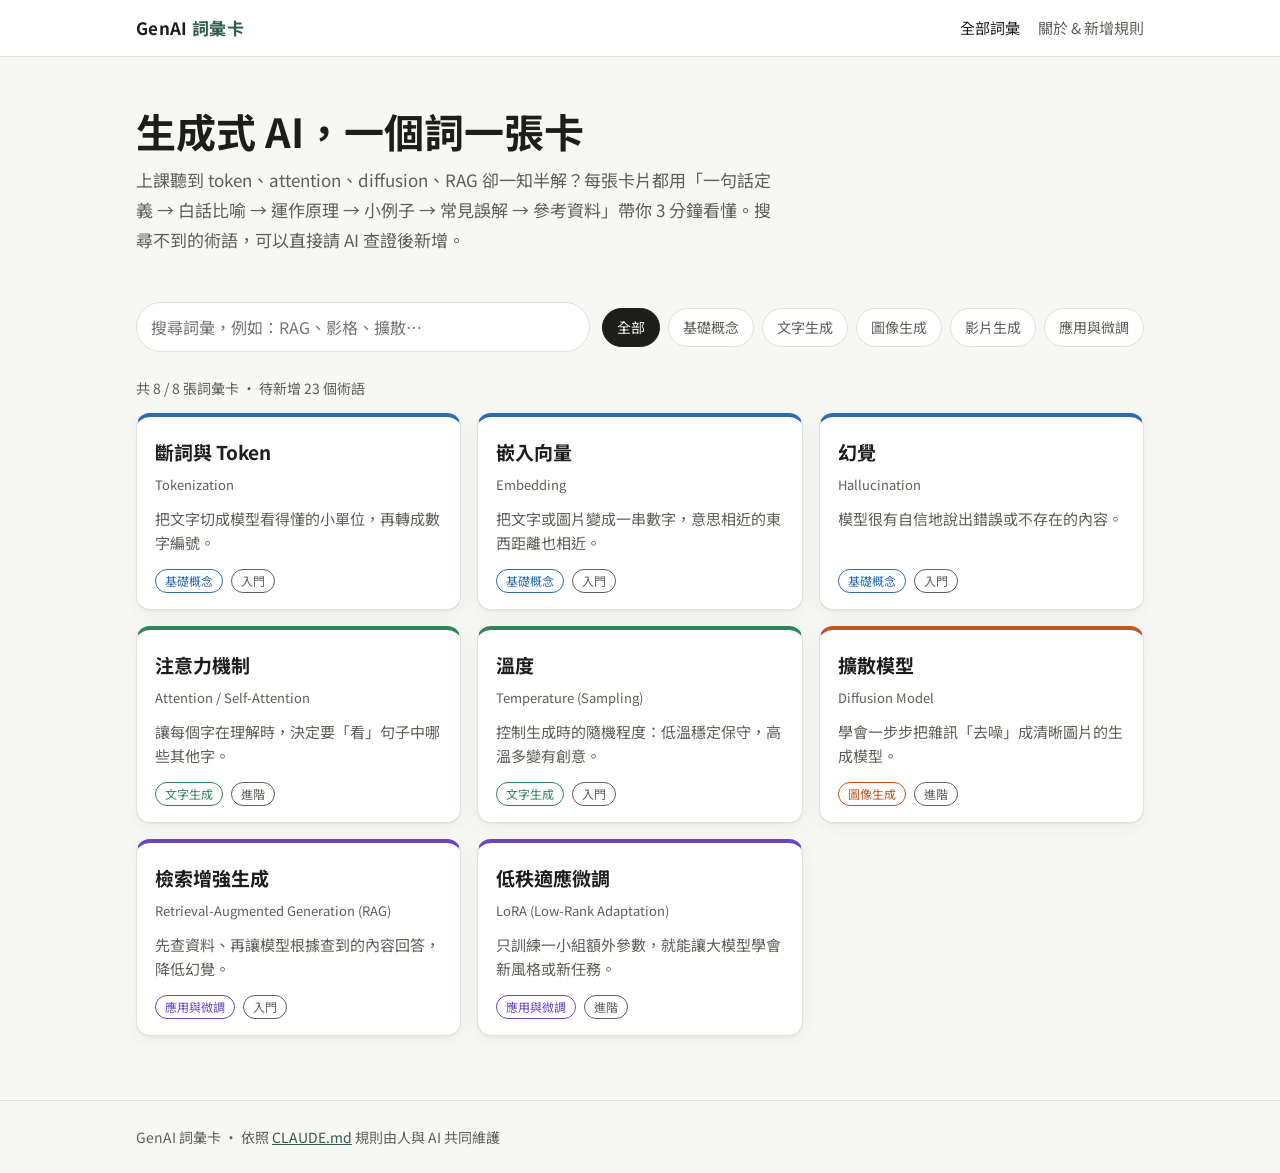
<file: index.html>
<!doctype html>
<html lang="zh-Hant">
<head>
  <meta charset="utf-8">
  <meta name="viewport" content="width=device-width, initial-scale=1">
  <title>GenAI 詞彙卡</title>
  <meta name="description" content="生成式 AI 術語小辭典：每個術語一張卡，3 分鐘看懂。">
  <link rel="preconnect" href="https://fonts.googleapis.com">
  <link rel="preconnect" href="https://fonts.gstatic.com" crossorigin>
  <link href="https://fonts.googleapis.com/css2?family=Noto+Sans+TC:wght@400;500;700&display=swap" rel="stylesheet">
  <link rel="stylesheet" href="assets/style.css">
</head>
<body>
  <header class="site-header">
    <div class="wrap">
      <a class="brand" href="index.html">GenAI <span>詞彙卡</span></a>
      <nav class="site-nav">
        <a href="index.html" aria-current="page">全部詞彙</a>
        <a href="about.html">關於 & 新增規則</a>
      </nav>
    </div>
  </header>

  <main class="wrap">
    <section class="hero">
      <h1>生成式 AI，一個詞一張卡</h1>
      <p>上課聽到 token、attention、diffusion、RAG 卻一知半解？每張卡片都用「一句話定義 → 白話比喻 → 運作原理 → 小例子 → 常見誤解 → 參考資料」帶你 3 分鐘看懂。搜尋不到的術語，可以直接請 AI 查證後新增。</p>
    </section>

    <div class="toolbar">
      <div class="search-box">
        <input id="search" class="search" type="search" autocomplete="off" placeholder="搜尋詞彙，例如：RAG、影格、擴散…" aria-label="搜尋詞彙">
        <ul id="suggest" class="suggest" hidden></ul>
      </div>
      <div id="filters" class="filters" role="group" aria-label="依分類篩選"></div>
    </div>
    <p id="count" class="count"></p>
    <div id="grid" class="grid"></div>
  </main>

  <footer class="site-footer">
    <div class="wrap">GenAI 詞彙卡 · 依照 <a href="about.html">CLAUDE.md</a> 規則由人與 AI 共同維護</div>
  </footer>
  <script type="module" src="assets/main.js"></script>
</body>
</html>
</file>
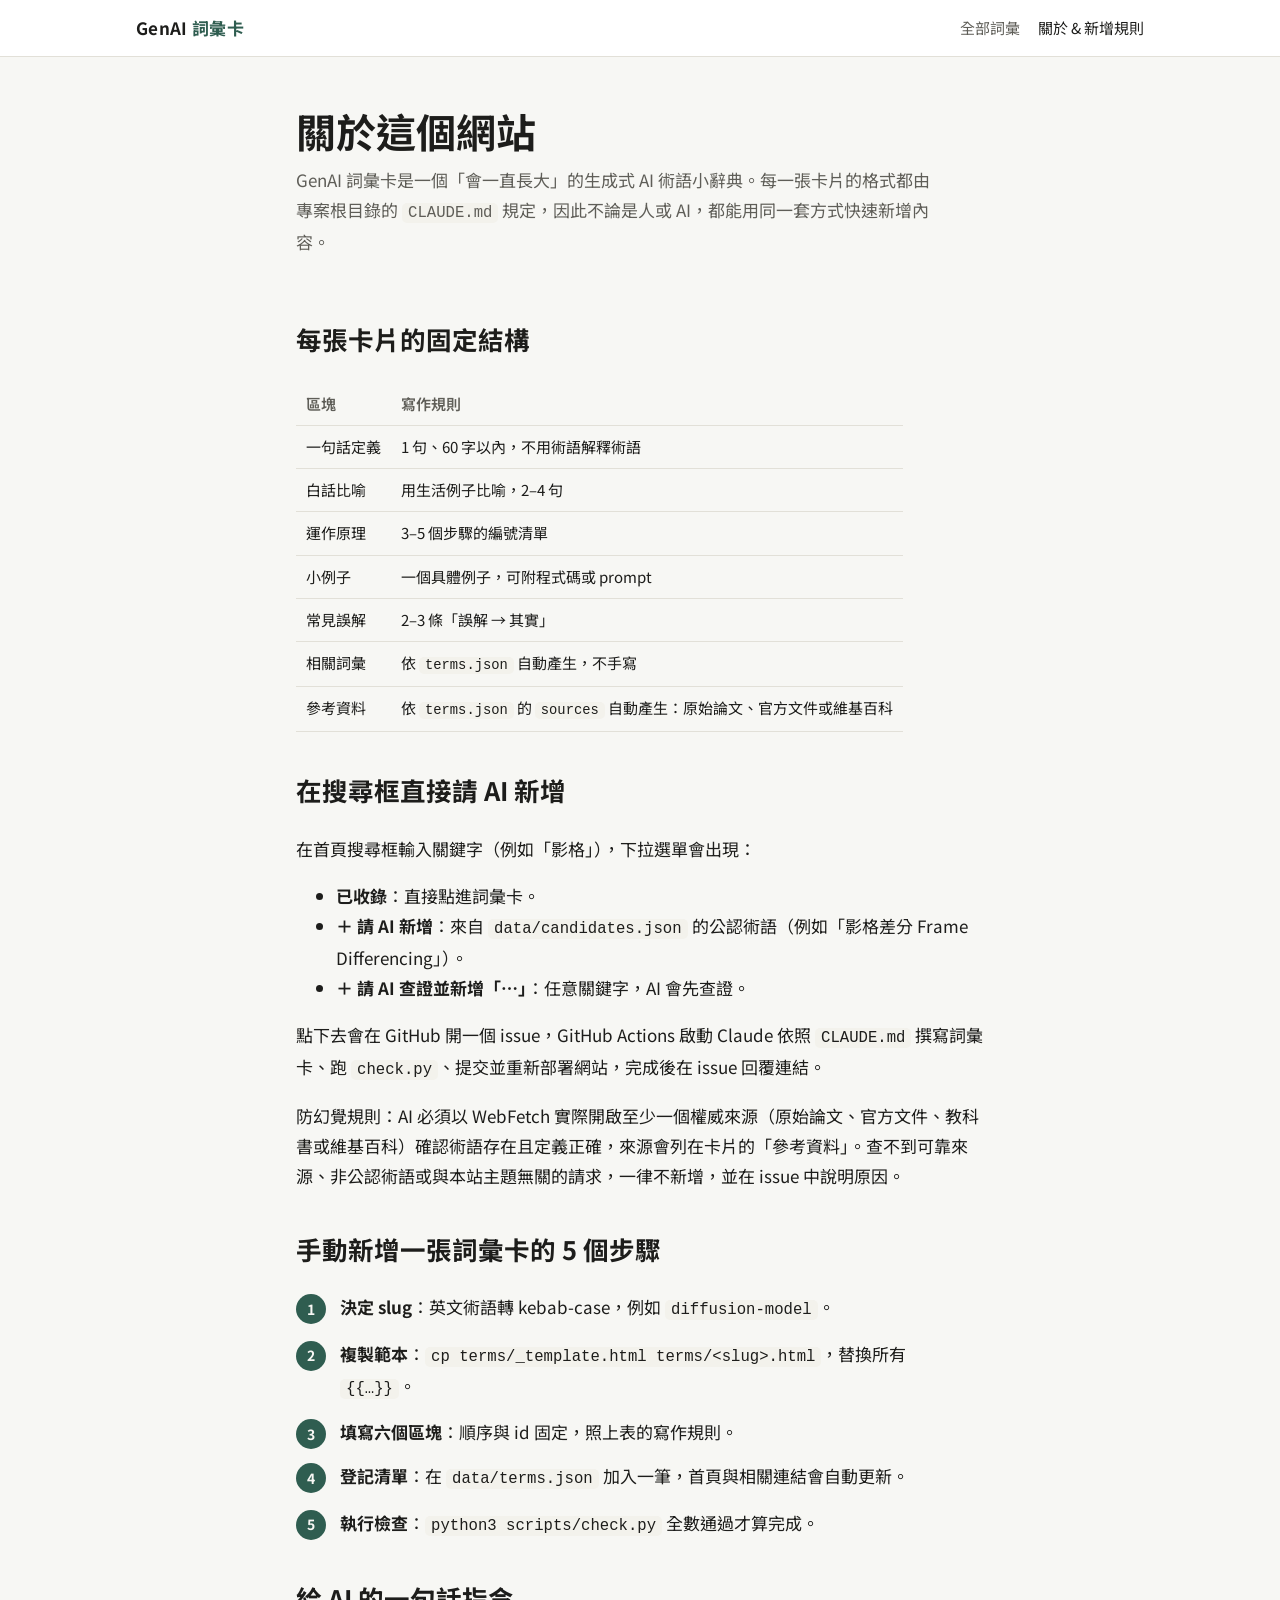
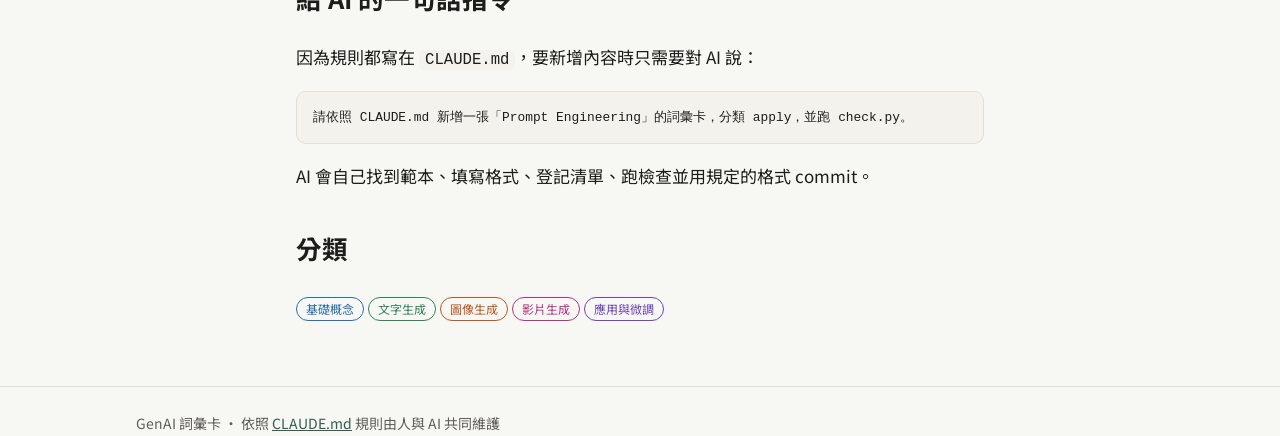
<file: about.html>
<!doctype html>
<html lang="zh-Hant">
<head>
  <meta charset="utf-8">
  <meta name="viewport" content="width=device-width, initial-scale=1">
  <title>關於 · GenAI 詞彙卡</title>
  <meta name="description" content="GenAI 詞彙卡的專案說明與新增詞彙的規則。">
  <link rel="preconnect" href="https://fonts.googleapis.com">
  <link rel="preconnect" href="https://fonts.gstatic.com" crossorigin>
  <link href="https://fonts.googleapis.com/css2?family=Noto+Sans+TC:wght@400;500;700&display=swap" rel="stylesheet">
  <link rel="stylesheet" href="assets/style.css">
</head>
<body>
  <header class="site-header">
    <div class="wrap">
      <a class="brand" href="index.html">GenAI <span>詞彙卡</span></a>
      <nav class="site-nav">
        <a href="index.html">全部詞彙</a>
        <a href="about.html" aria-current="page">關於 & 新增規則</a>
      </nav>
    </div>
  </header>

  <main class="wrap prose">
    <section class="hero">
      <h1>關於這個網站</h1>
      <p>GenAI 詞彙卡是一個「會一直長大」的生成式 AI 術語小辭典。每一張卡片的格式都由專案根目錄的 <code>CLAUDE.md</code> 規定，因此不論是人或 AI，都能用同一套方式快速新增內容。</p>
    </section>

    <h2>每張卡片的固定結構</h2>
    <table>
      <thead><tr><th>區塊</th><th>寫作規則</th></tr></thead>
      <tbody>
        <tr><td>一句話定義</td><td>1 句、60 字以內，不用術語解釋術語</td></tr>
        <tr><td>白話比喻</td><td>用生活例子比喻，2–4 句</td></tr>
        <tr><td>運作原理</td><td>3–5 個步驟的編號清單</td></tr>
        <tr><td>小例子</td><td>一個具體例子，可附程式碼或 prompt</td></tr>
        <tr><td>常見誤解</td><td>2–3 條「誤解 → 其實」</td></tr>
        <tr><td>相關詞彙</td><td>依 <code>terms.json</code> 自動產生，不手寫</td></tr>
        <tr><td>參考資料</td><td>依 <code>terms.json</code> 的 <code>sources</code> 自動產生：原始論文、官方文件或維基百科</td></tr>
      </tbody>
    </table>

    <h2>在搜尋框直接請 AI 新增</h2>
    <p>在首頁搜尋框輸入關鍵字（例如「影格」），下拉選單會出現：</p>
    <ul>
      <li><strong>已收錄</strong>：直接點進詞彙卡。</li>
      <li><strong>＋ 請 AI 新增</strong>：來自 <code>data/candidates.json</code> 的公認術語（例如「影格差分 Frame Differencing」）。</li>
      <li><strong>＋ 請 AI 查證並新增「…」</strong>：任意關鍵字，AI 會先查證。</li>
    </ul>
    <p>點下去會在 GitHub 開一個 issue，GitHub Actions 啟動 Claude 依照 <code>CLAUDE.md</code> 撰寫詞彙卡、跑 <code>check.py</code>、提交並重新部署網站，完成後在 issue 回覆連結。</p>
    <p class="note">防幻覺規則：AI 必須以 WebFetch 實際開啟至少一個權威來源（原始論文、官方文件、教科書或維基百科）確認術語存在且定義正確，來源會列在卡片的「參考資料」。查不到可靠來源、非公認術語或與本站主題無關的請求，一律不新增，並在 issue 中說明原因。</p>

    <h2>手動新增一張詞彙卡的 5 個步驟</h2>
    <ol class="steps">
      <li><strong>決定 slug</strong>：英文術語轉 kebab-case，例如 <code>diffusion-model</code>。</li>
      <li><strong>複製範本</strong>：<code>cp terms/_template.html terms/&lt;slug&gt;.html</code>，替換所有 <code>{{…}}</code>。</li>
      <li><strong>填寫六個區塊</strong>：順序與 id 固定，照上表的寫作規則。</li>
      <li><strong>登記清單</strong>：在 <code>data/terms.json</code> 加入一筆，首頁與相關連結會自動更新。</li>
      <li><strong>執行檢查</strong>：<code>python3 scripts/check.py</code> 全數通過才算完成。</li>
    </ol>

    <h2>給 AI 的一句話指令</h2>
    <p>因為規則都寫在 <code>CLAUDE.md</code>，要新增內容時只需要對 AI 說：</p>
    <pre><code>請依照 CLAUDE.md 新增一張「Prompt Engineering」的詞彙卡，分類 apply，並跑 check.py。</code></pre>
    <p>AI 會自己找到範本、填寫格式、登記清單、跑檢查並用規定的格式 commit。</p>

    <h2>分類</h2>
    <p>
      <span class="badge cat-basic">基礎概念</span>
      <span class="badge cat-text">文字生成</span>
      <span class="badge cat-image">圖像生成</span>
      <span class="badge cat-video">影片生成</span>
      <span class="badge cat-apply">應用與微調</span>
    </p>
  </main>

  <footer class="site-footer">
    <div class="wrap">GenAI 詞彙卡 · 依照 <a href="about.html">CLAUDE.md</a> 規則由人與 AI 共同維護</div>
  </footer>
</body>
</html>
</file>
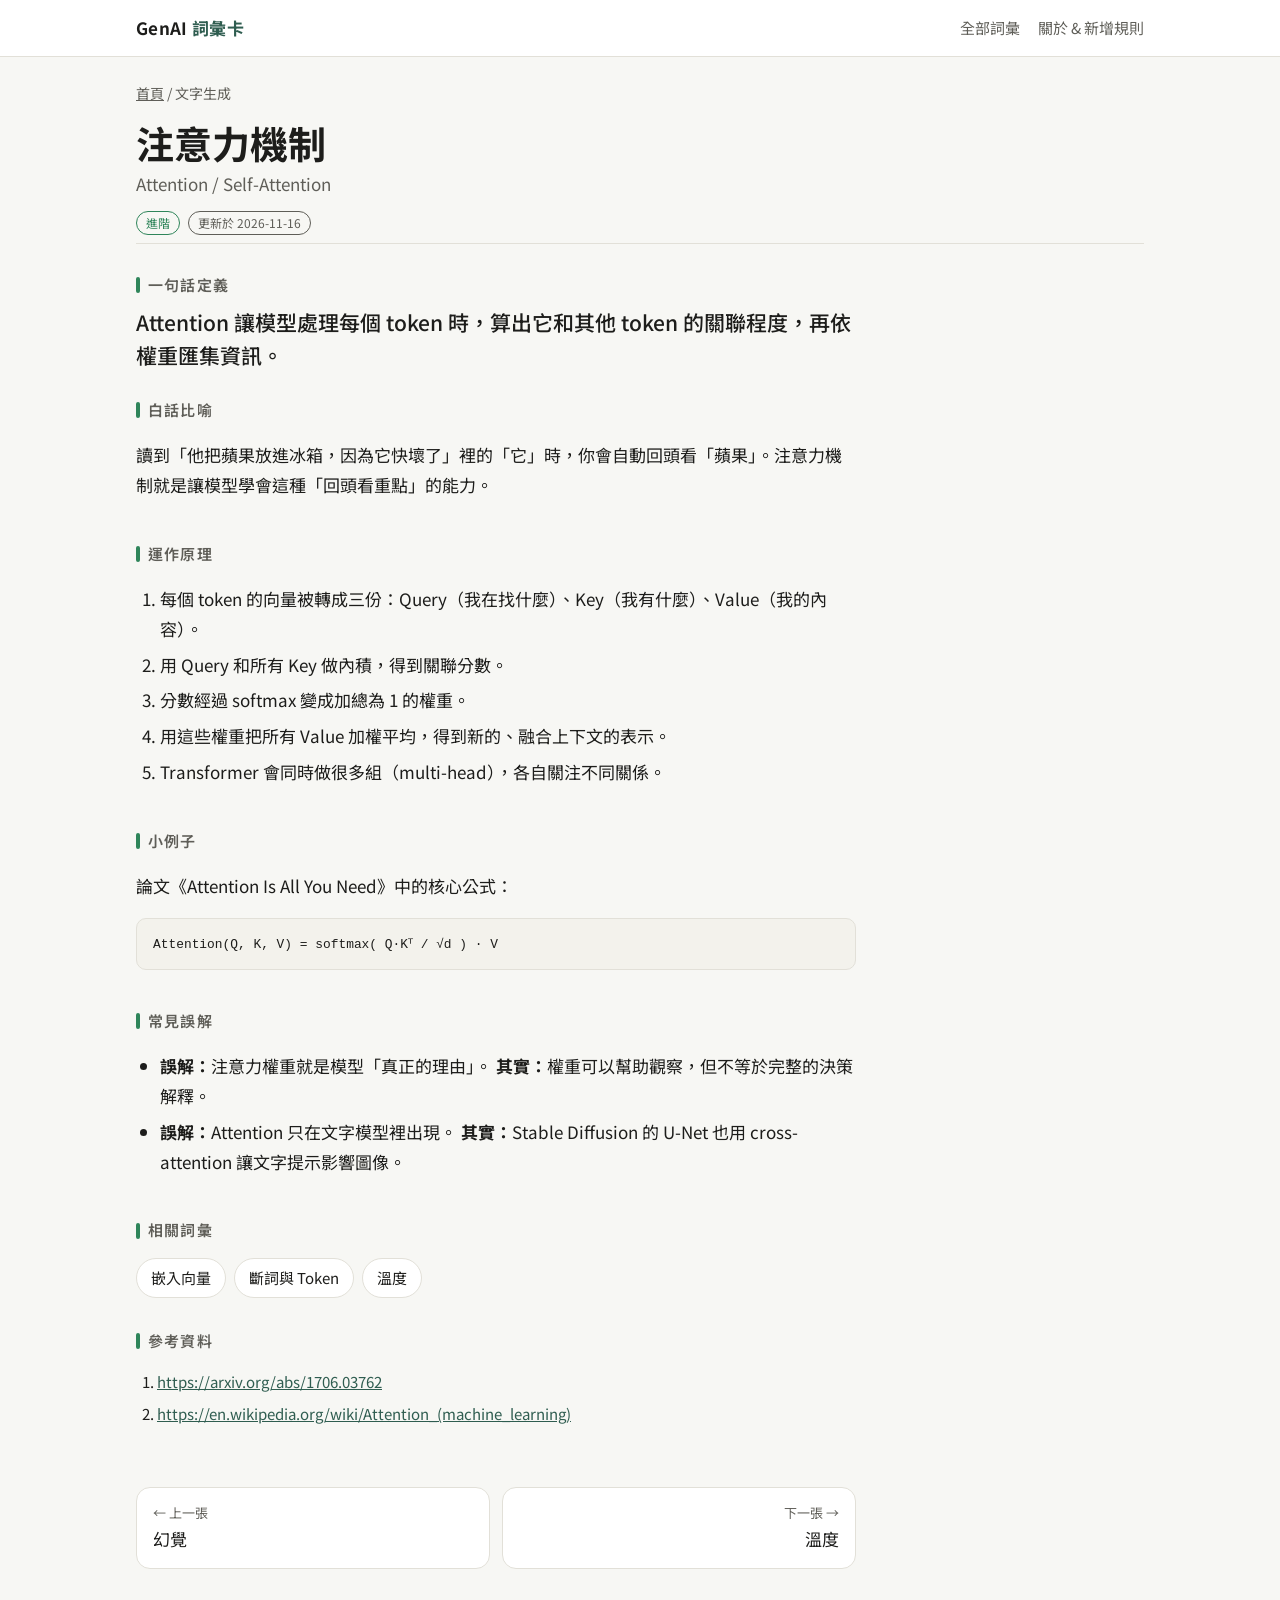
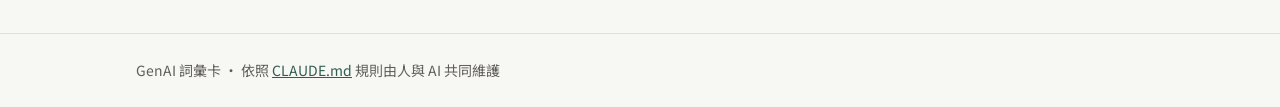
<file: terms/attention.html>
<!doctype html>
<html lang="zh-Hant">
<head>
  <meta charset="utf-8">
  <meta name="viewport" content="width=device-width, initial-scale=1">
  <title>注意力機制 · GenAI 詞彙卡</title>
  <meta name="description" content="讓每個字在理解時，決定要「看」句子中哪些其他字。">
  <link rel="preconnect" href="https://fonts.googleapis.com">
  <link rel="preconnect" href="https://fonts.gstatic.com" crossorigin>
  <link href="https://fonts.googleapis.com/css2?family=Noto+Sans+TC:wght@400;500;700&display=swap" rel="stylesheet">
  <link rel="stylesheet" href="../assets/style.css">
</head>
<body data-slug="attention">
  <header class="site-header">
    <div class="wrap">
      <a class="brand" href="../index.html">GenAI <span>詞彙卡</span></a>
      <nav class="site-nav">
        <a href="../index.html">全部詞彙</a>
        <a href="../about.html">關於 & 新增規則</a>
      </nav>
    </div>
  </header>

  <main class="wrap">
    <nav class="crumbs"><a href="../index.html">首頁</a> / <span id="cat-badge">分類</span></nav>

    <header class="term-head">
      <h1>注意力機制</h1>
      <p class="en">Attention / Self-Attention</p>
      <div class="meta">
        <span class="badge">進階</span>
        <span class="badge level" id="updated"></span>
      </div>
    </header>

    <article class="term">
      <section id="definition">
        <h2>一句話定義</h2>
        <p>Attention 讓模型處理每個 token 時，算出它和其他 token 的關聯程度，再依權重匯集資訊。</p>
      </section>

      <section id="analogy">
        <h2>白話比喻</h2>
        <p>讀到「他把蘋果放進冰箱，因為它快壞了」裡的「它」時，你會自動回頭看「蘋果」。注意力機制就是讓模型學會這種「回頭看重點」的能力。</p>
      </section>

      <section id="how-it-works">
        <h2>運作原理</h2>
        <ol>
          <li>每個 token 的向量被轉成三份：Query（我在找什麼）、Key（我有什麼）、Value（我的內容）。</li>
          <li>用 Query 和所有 Key 做內積，得到關聯分數。</li>
          <li>分數經過 softmax 變成加總為 1 的權重。</li>
          <li>用這些權重把所有 Value 加權平均，得到新的、融合上下文的表示。</li>
          <li>Transformer 會同時做很多組（multi-head），各自關注不同關係。</li>
        </ol>
      </section>

      <section id="example">
        <h2>小例子</h2>
        <p>論文《Attention Is All You Need》中的核心公式：</p>
        <pre><code>Attention(Q, K, V) = softmax( Q·Kᵀ / √d ) · V</code></pre>
      </section>

      <section id="misconceptions">
        <h2>常見誤解</h2>
        <ul>
          <li><strong>誤解：</strong>注意力權重就是模型「真正的理由」。 <strong>其實：</strong>權重可以幫助觀察，但不等於完整的決策解釋。</li>
          <li><strong>誤解：</strong>Attention 只在文字模型裡出現。 <strong>其實：</strong>Stable Diffusion 的 U-Net 也用 cross-attention 讓文字提示影響圖像。</li>
        </ul>
      </section>

      <section id="related">
        <h2>相關詞彙</h2>
        <ul class="related-list"></ul>
      </section>

      <nav class="pager" id="pager"></nav>
    </article>
  </main>

  <footer class="site-footer">
    <div class="wrap">GenAI 詞彙卡 · 依照 <a href="../about.html">CLAUDE.md</a> 規則由人與 AI 共同維護</div>
  </footer>
  <script src="../assets/term.js"></script>
</body>
</html>
</file>
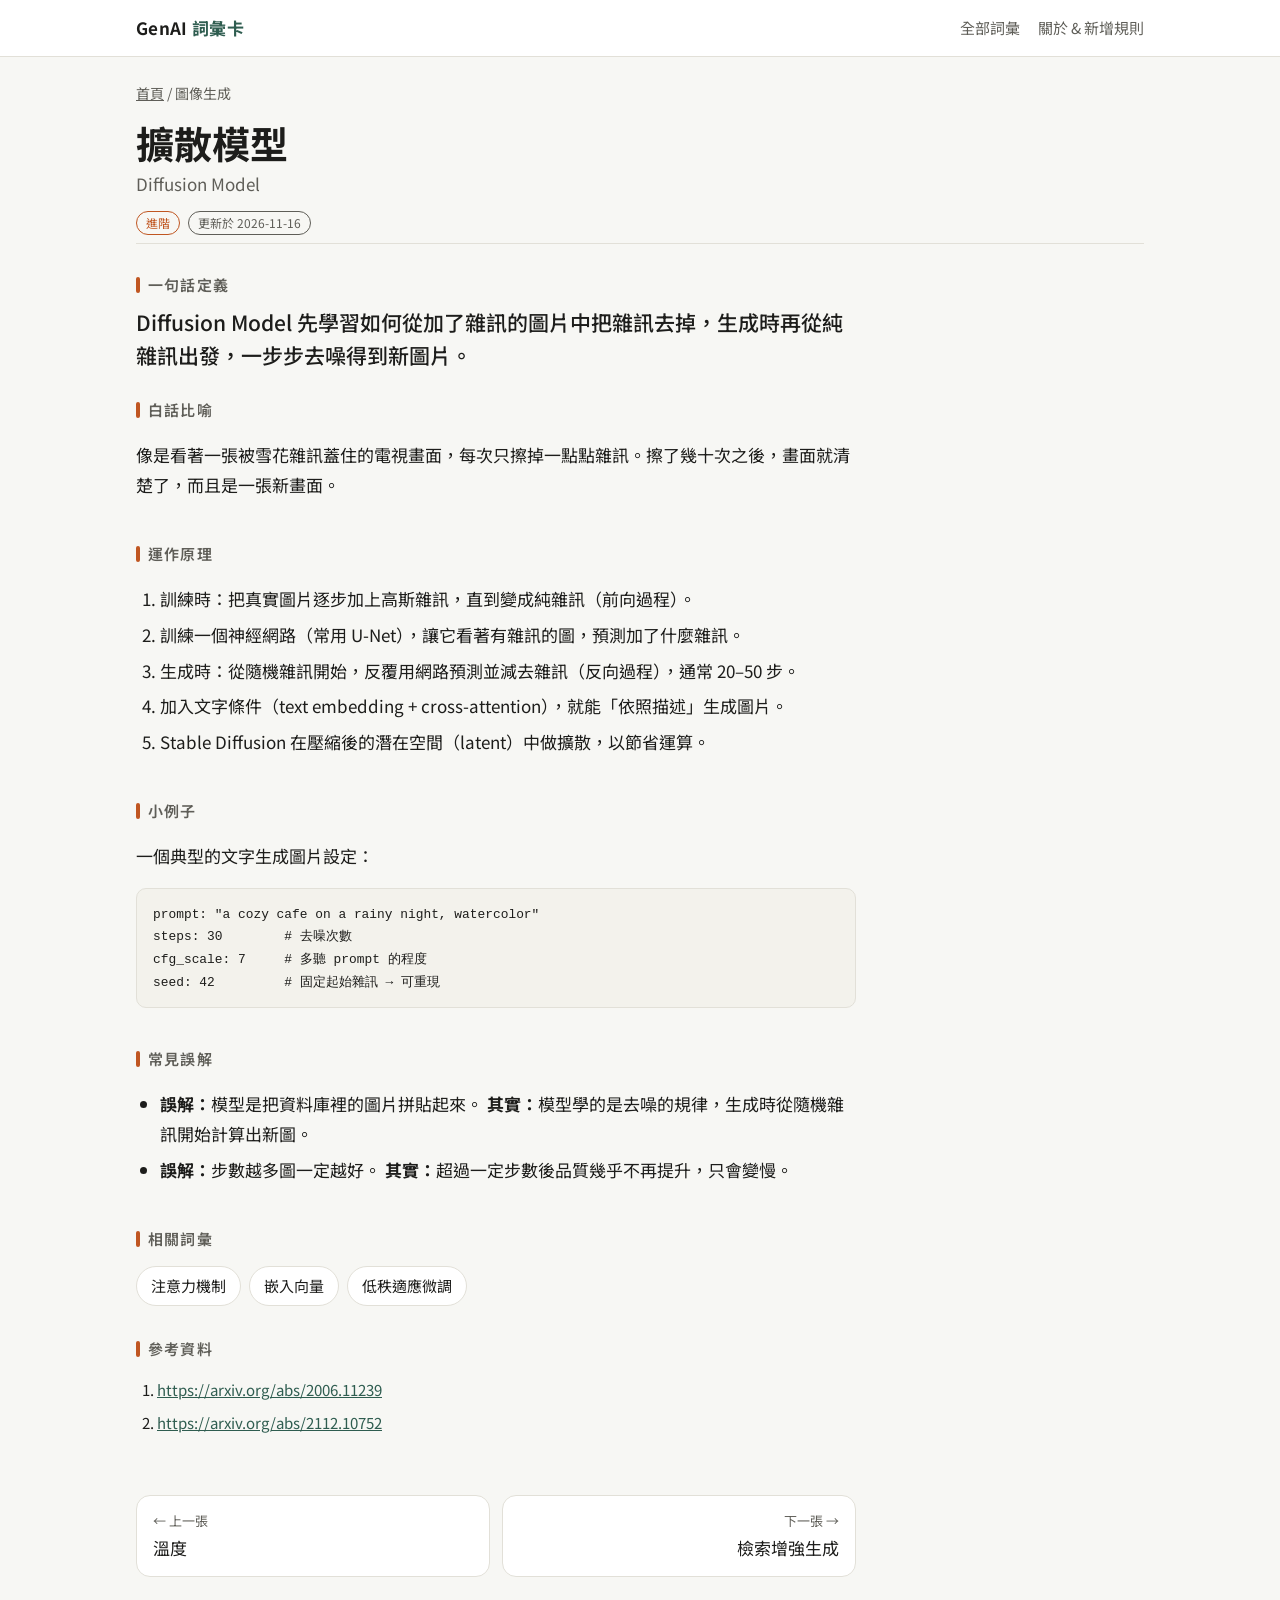
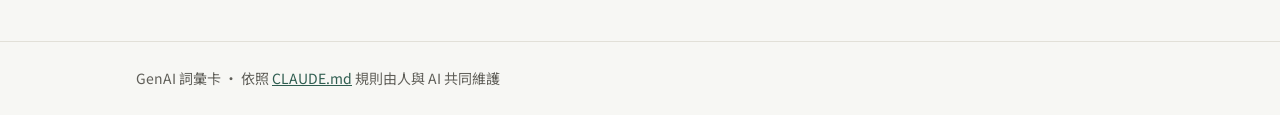
<file: terms/diffusion-model.html>
<!doctype html>
<html lang="zh-Hant">
<head>
  <meta charset="utf-8">
  <meta name="viewport" content="width=device-width, initial-scale=1">
  <title>擴散模型 · GenAI 詞彙卡</title>
  <meta name="description" content="學會一步步把雜訊「去噪」成清晰圖片的生成模型。">
  <link rel="preconnect" href="https://fonts.googleapis.com">
  <link rel="preconnect" href="https://fonts.gstatic.com" crossorigin>
  <link href="https://fonts.googleapis.com/css2?family=Noto+Sans+TC:wght@400;500;700&display=swap" rel="stylesheet">
  <link rel="stylesheet" href="../assets/style.css">
</head>
<body data-slug="diffusion-model">
  <header class="site-header">
    <div class="wrap">
      <a class="brand" href="../index.html">GenAI <span>詞彙卡</span></a>
      <nav class="site-nav">
        <a href="../index.html">全部詞彙</a>
        <a href="../about.html">關於 & 新增規則</a>
      </nav>
    </div>
  </header>

  <main class="wrap">
    <nav class="crumbs"><a href="../index.html">首頁</a> / <span id="cat-badge">分類</span></nav>

    <header class="term-head">
      <h1>擴散模型</h1>
      <p class="en">Diffusion Model</p>
      <div class="meta">
        <span class="badge">進階</span>
        <span class="badge level" id="updated"></span>
      </div>
    </header>

    <article class="term">
      <section id="definition">
        <h2>一句話定義</h2>
        <p>Diffusion Model 先學習如何從加了雜訊的圖片中把雜訊去掉，生成時再從純雜訊出發，一步步去噪得到新圖片。</p>
      </section>

      <section id="analogy">
        <h2>白話比喻</h2>
        <p>像是看著一張被雪花雜訊蓋住的電視畫面，每次只擦掉一點點雜訊。擦了幾十次之後，畫面就清楚了，而且是一張新畫面。</p>
      </section>

      <section id="how-it-works">
        <h2>運作原理</h2>
        <ol>
          <li>訓練時：把真實圖片逐步加上高斯雜訊，直到變成純雜訊（前向過程）。</li>
          <li>訓練一個神經網路（常用 U-Net），讓它看著有雜訊的圖，預測加了什麼雜訊。</li>
          <li>生成時：從隨機雜訊開始，反覆用網路預測並減去雜訊（反向過程），通常 20–50 步。</li>
          <li>加入文字條件（text embedding + cross-attention），就能「依照描述」生成圖片。</li>
          <li>Stable Diffusion 在壓縮後的潛在空間（latent）中做擴散，以節省運算。</li>
        </ol>
      </section>

      <section id="example">
        <h2>小例子</h2>
        <p>一個典型的文字生成圖片設定：</p>
        <pre><code>prompt: "a cozy cafe on a rainy night, watercolor"
steps: 30        # 去噪次數
cfg_scale: 7     # 多聽 prompt 的程度
seed: 42         # 固定起始雜訊 → 可重現</code></pre>
      </section>

      <section id="misconceptions">
        <h2>常見誤解</h2>
        <ul>
          <li><strong>誤解：</strong>模型是把資料庫裡的圖片拼貼起來。 <strong>其實：</strong>模型學的是去噪的規律，生成時從隨機雜訊開始計算出新圖。</li>
          <li><strong>誤解：</strong>步數越多圖一定越好。 <strong>其實：</strong>超過一定步數後品質幾乎不再提升，只會變慢。</li>
        </ul>
      </section>

      <section id="related">
        <h2>相關詞彙</h2>
        <ul class="related-list"></ul>
      </section>

      <nav class="pager" id="pager"></nav>
    </article>
  </main>

  <footer class="site-footer">
    <div class="wrap">GenAI 詞彙卡 · 依照 <a href="../about.html">CLAUDE.md</a> 規則由人與 AI 共同維護</div>
  </footer>
  <script src="../assets/term.js"></script>
</body>
</html>
</file>
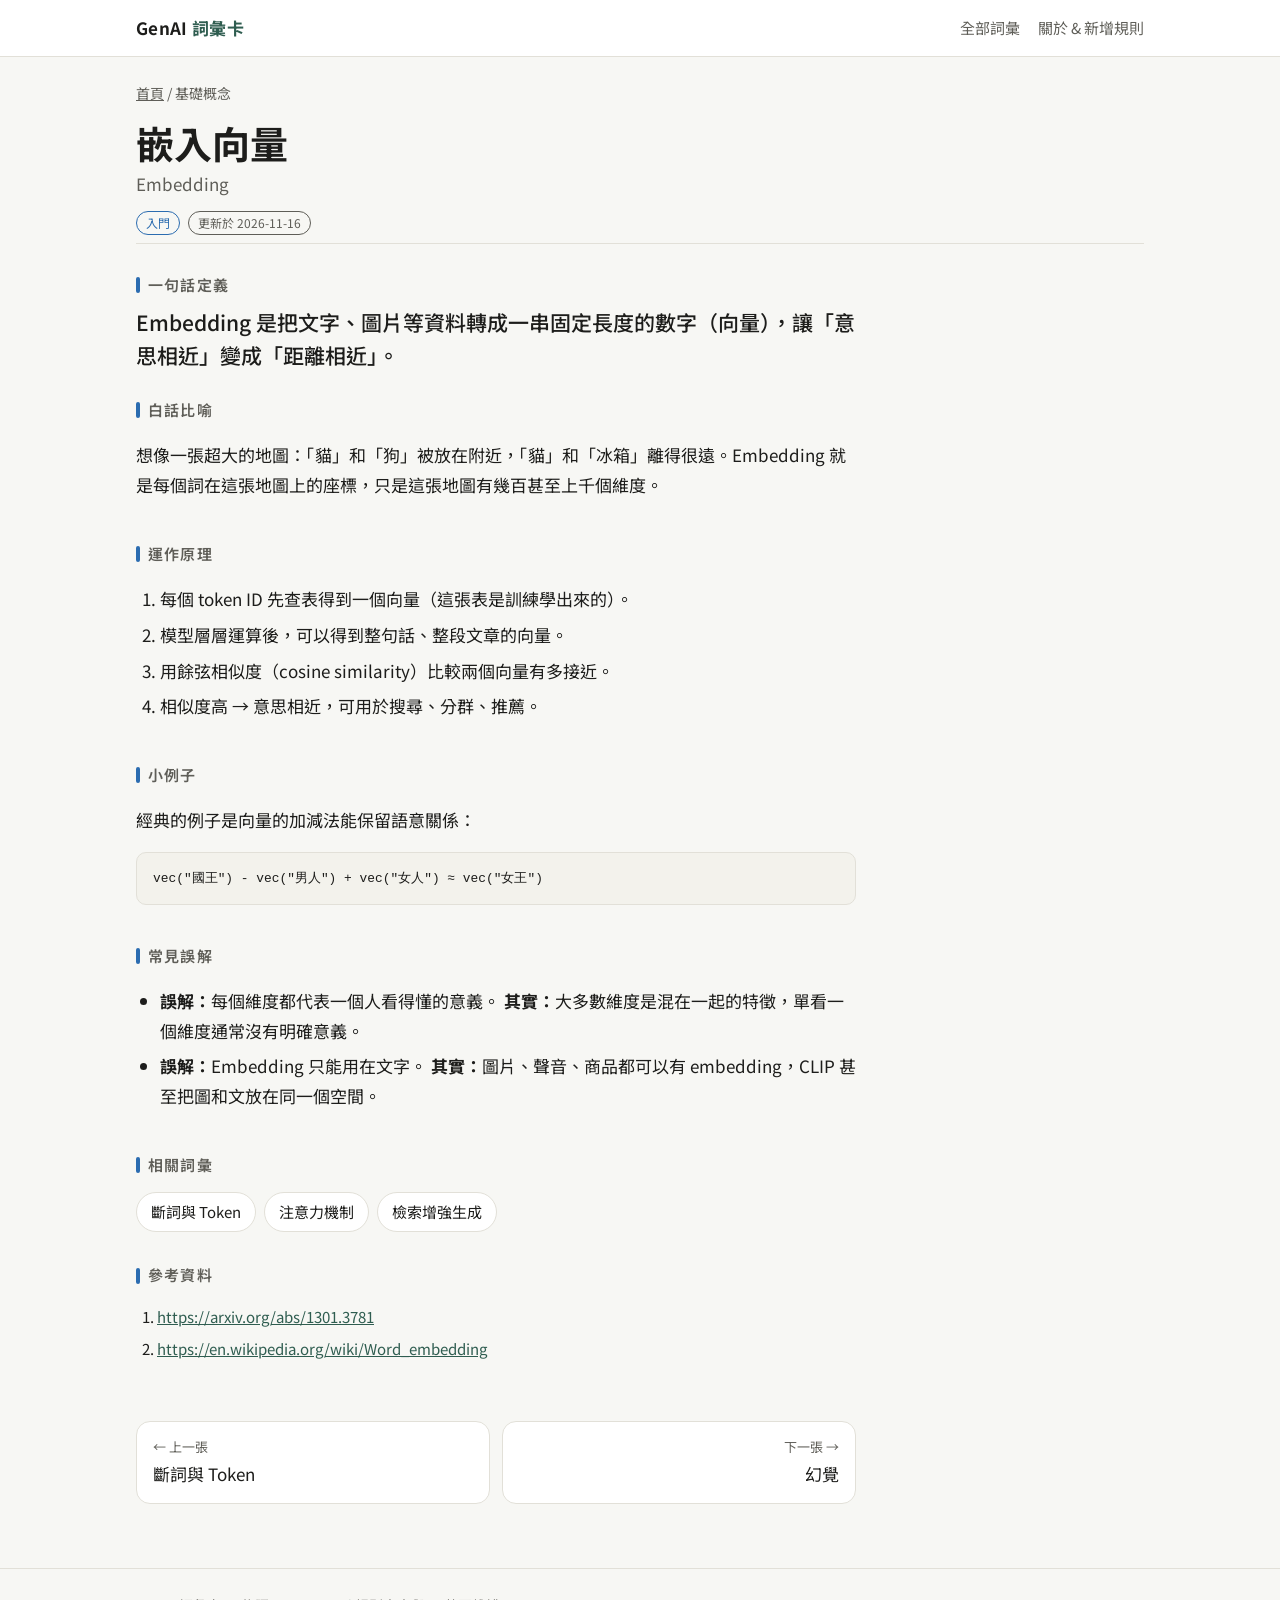
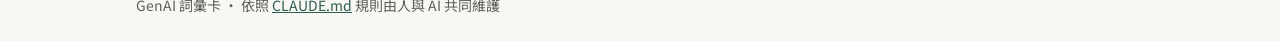
<file: terms/embedding.html>
<!doctype html>
<html lang="zh-Hant">
<head>
  <meta charset="utf-8">
  <meta name="viewport" content="width=device-width, initial-scale=1">
  <title>嵌入向量 · GenAI 詞彙卡</title>
  <meta name="description" content="把文字或圖片變成一串數字，意思相近的東西距離也相近。">
  <link rel="preconnect" href="https://fonts.googleapis.com">
  <link rel="preconnect" href="https://fonts.gstatic.com" crossorigin>
  <link href="https://fonts.googleapis.com/css2?family=Noto+Sans+TC:wght@400;500;700&display=swap" rel="stylesheet">
  <link rel="stylesheet" href="../assets/style.css">
</head>
<body data-slug="embedding">
  <header class="site-header">
    <div class="wrap">
      <a class="brand" href="../index.html">GenAI <span>詞彙卡</span></a>
      <nav class="site-nav">
        <a href="../index.html">全部詞彙</a>
        <a href="../about.html">關於 & 新增規則</a>
      </nav>
    </div>
  </header>

  <main class="wrap">
    <nav class="crumbs"><a href="../index.html">首頁</a> / <span id="cat-badge">分類</span></nav>

    <header class="term-head">
      <h1>嵌入向量</h1>
      <p class="en">Embedding</p>
      <div class="meta">
        <span class="badge">入門</span>
        <span class="badge level" id="updated"></span>
      </div>
    </header>

    <article class="term">
      <section id="definition">
        <h2>一句話定義</h2>
        <p>Embedding 是把文字、圖片等資料轉成一串固定長度的數字（向量），讓「意思相近」變成「距離相近」。</p>
      </section>

      <section id="analogy">
        <h2>白話比喻</h2>
        <p>想像一張超大的地圖：「貓」和「狗」被放在附近，「貓」和「冰箱」離得很遠。Embedding 就是每個詞在這張地圖上的座標，只是這張地圖有幾百甚至上千個維度。</p>
      </section>

      <section id="how-it-works">
        <h2>運作原理</h2>
        <ol>
          <li>每個 token ID 先查表得到一個向量（這張表是訓練學出來的）。</li>
          <li>模型層層運算後，可以得到整句話、整段文章的向量。</li>
          <li>用餘弦相似度（cosine similarity）比較兩個向量有多接近。</li>
          <li>相似度高 → 意思相近，可用於搜尋、分群、推薦。</li>
        </ol>
      </section>

      <section id="example">
        <h2>小例子</h2>
        <p>經典的例子是向量的加減法能保留語意關係：</p>
        <pre><code>vec("國王") - vec("男人") + vec("女人") ≈ vec("女王")</code></pre>
      </section>

      <section id="misconceptions">
        <h2>常見誤解</h2>
        <ul>
          <li><strong>誤解：</strong>每個維度都代表一個人看得懂的意義。 <strong>其實：</strong>大多數維度是混在一起的特徵，單看一個維度通常沒有明確意義。</li>
          <li><strong>誤解：</strong>Embedding 只能用在文字。 <strong>其實：</strong>圖片、聲音、商品都可以有 embedding，CLIP 甚至把圖和文放在同一個空間。</li>
        </ul>
      </section>

      <section id="related">
        <h2>相關詞彙</h2>
        <ul class="related-list"></ul>
      </section>

      <nav class="pager" id="pager"></nav>
    </article>
  </main>

  <footer class="site-footer">
    <div class="wrap">GenAI 詞彙卡 · 依照 <a href="../about.html">CLAUDE.md</a> 規則由人與 AI 共同維護</div>
  </footer>
  <script src="../assets/term.js"></script>
</body>
</html>
</file>
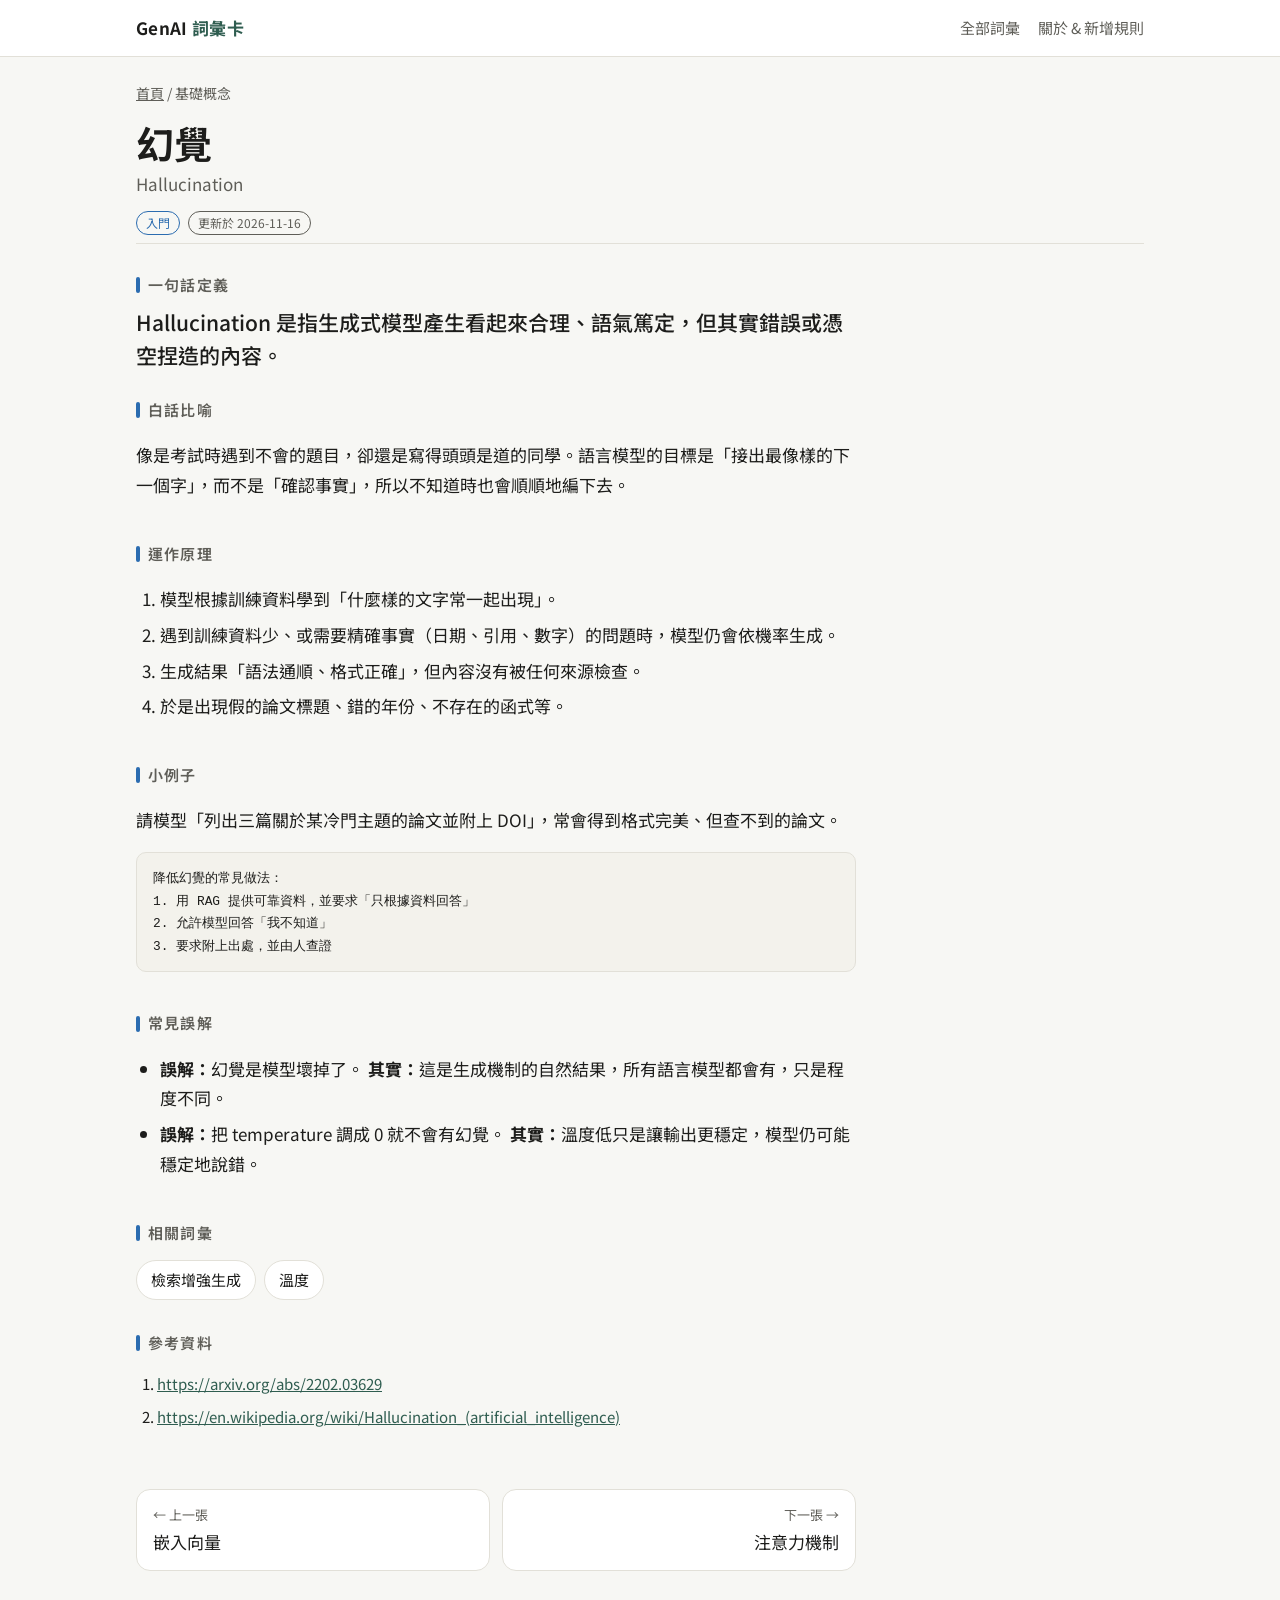
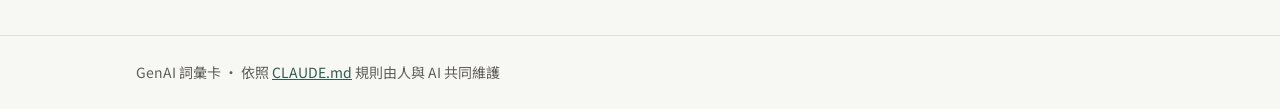
<file: terms/hallucination.html>
<!doctype html>
<html lang="zh-Hant">
<head>
  <meta charset="utf-8">
  <meta name="viewport" content="width=device-width, initial-scale=1">
  <title>幻覺 · GenAI 詞彙卡</title>
  <meta name="description" content="模型很有自信地說出錯誤或不存在的內容。">
  <link rel="preconnect" href="https://fonts.googleapis.com">
  <link rel="preconnect" href="https://fonts.gstatic.com" crossorigin>
  <link href="https://fonts.googleapis.com/css2?family=Noto+Sans+TC:wght@400;500;700&display=swap" rel="stylesheet">
  <link rel="stylesheet" href="../assets/style.css">
</head>
<body data-slug="hallucination">
  <header class="site-header">
    <div class="wrap">
      <a class="brand" href="../index.html">GenAI <span>詞彙卡</span></a>
      <nav class="site-nav">
        <a href="../index.html">全部詞彙</a>
        <a href="../about.html">關於 & 新增規則</a>
      </nav>
    </div>
  </header>

  <main class="wrap">
    <nav class="crumbs"><a href="../index.html">首頁</a> / <span id="cat-badge">分類</span></nav>

    <header class="term-head">
      <h1>幻覺</h1>
      <p class="en">Hallucination</p>
      <div class="meta">
        <span class="badge">入門</span>
        <span class="badge level" id="updated"></span>
      </div>
    </header>

    <article class="term">
      <section id="definition">
        <h2>一句話定義</h2>
        <p>Hallucination 是指生成式模型產生看起來合理、語氣篤定，但其實錯誤或憑空捏造的內容。</p>
      </section>

      <section id="analogy">
        <h2>白話比喻</h2>
        <p>像是考試時遇到不會的題目，卻還是寫得頭頭是道的同學。語言模型的目標是「接出最像樣的下一個字」，而不是「確認事實」，所以不知道時也會順順地編下去。</p>
      </section>

      <section id="how-it-works">
        <h2>運作原理</h2>
        <ol>
          <li>模型根據訓練資料學到「什麼樣的文字常一起出現」。</li>
          <li>遇到訓練資料少、或需要精確事實（日期、引用、數字）的問題時，模型仍會依機率生成。</li>
          <li>生成結果「語法通順、格式正確」，但內容沒有被任何來源檢查。</li>
          <li>於是出現假的論文標題、錯的年份、不存在的函式等。</li>
        </ol>
      </section>

      <section id="example">
        <h2>小例子</h2>
        <p>請模型「列出三篇關於某冷門主題的論文並附上 DOI」，常會得到格式完美、但查不到的論文。</p>
        <pre><code>降低幻覺的常見做法：
1. 用 RAG 提供可靠資料，並要求「只根據資料回答」
2. 允許模型回答「我不知道」
3. 要求附上出處，並由人查證</code></pre>
      </section>

      <section id="misconceptions">
        <h2>常見誤解</h2>
        <ul>
          <li><strong>誤解：</strong>幻覺是模型壞掉了。 <strong>其實：</strong>這是生成機制的自然結果，所有語言模型都會有，只是程度不同。</li>
          <li><strong>誤解：</strong>把 temperature 調成 0 就不會有幻覺。 <strong>其實：</strong>溫度低只是讓輸出更穩定，模型仍可能穩定地說錯。</li>
        </ul>
      </section>

      <section id="related">
        <h2>相關詞彙</h2>
        <ul class="related-list"></ul>
      </section>

      <nav class="pager" id="pager"></nav>
    </article>
  </main>

  <footer class="site-footer">
    <div class="wrap">GenAI 詞彙卡 · 依照 <a href="../about.html">CLAUDE.md</a> 規則由人與 AI 共同維護</div>
  </footer>
  <script src="../assets/term.js"></script>
</body>
</html>
</file>
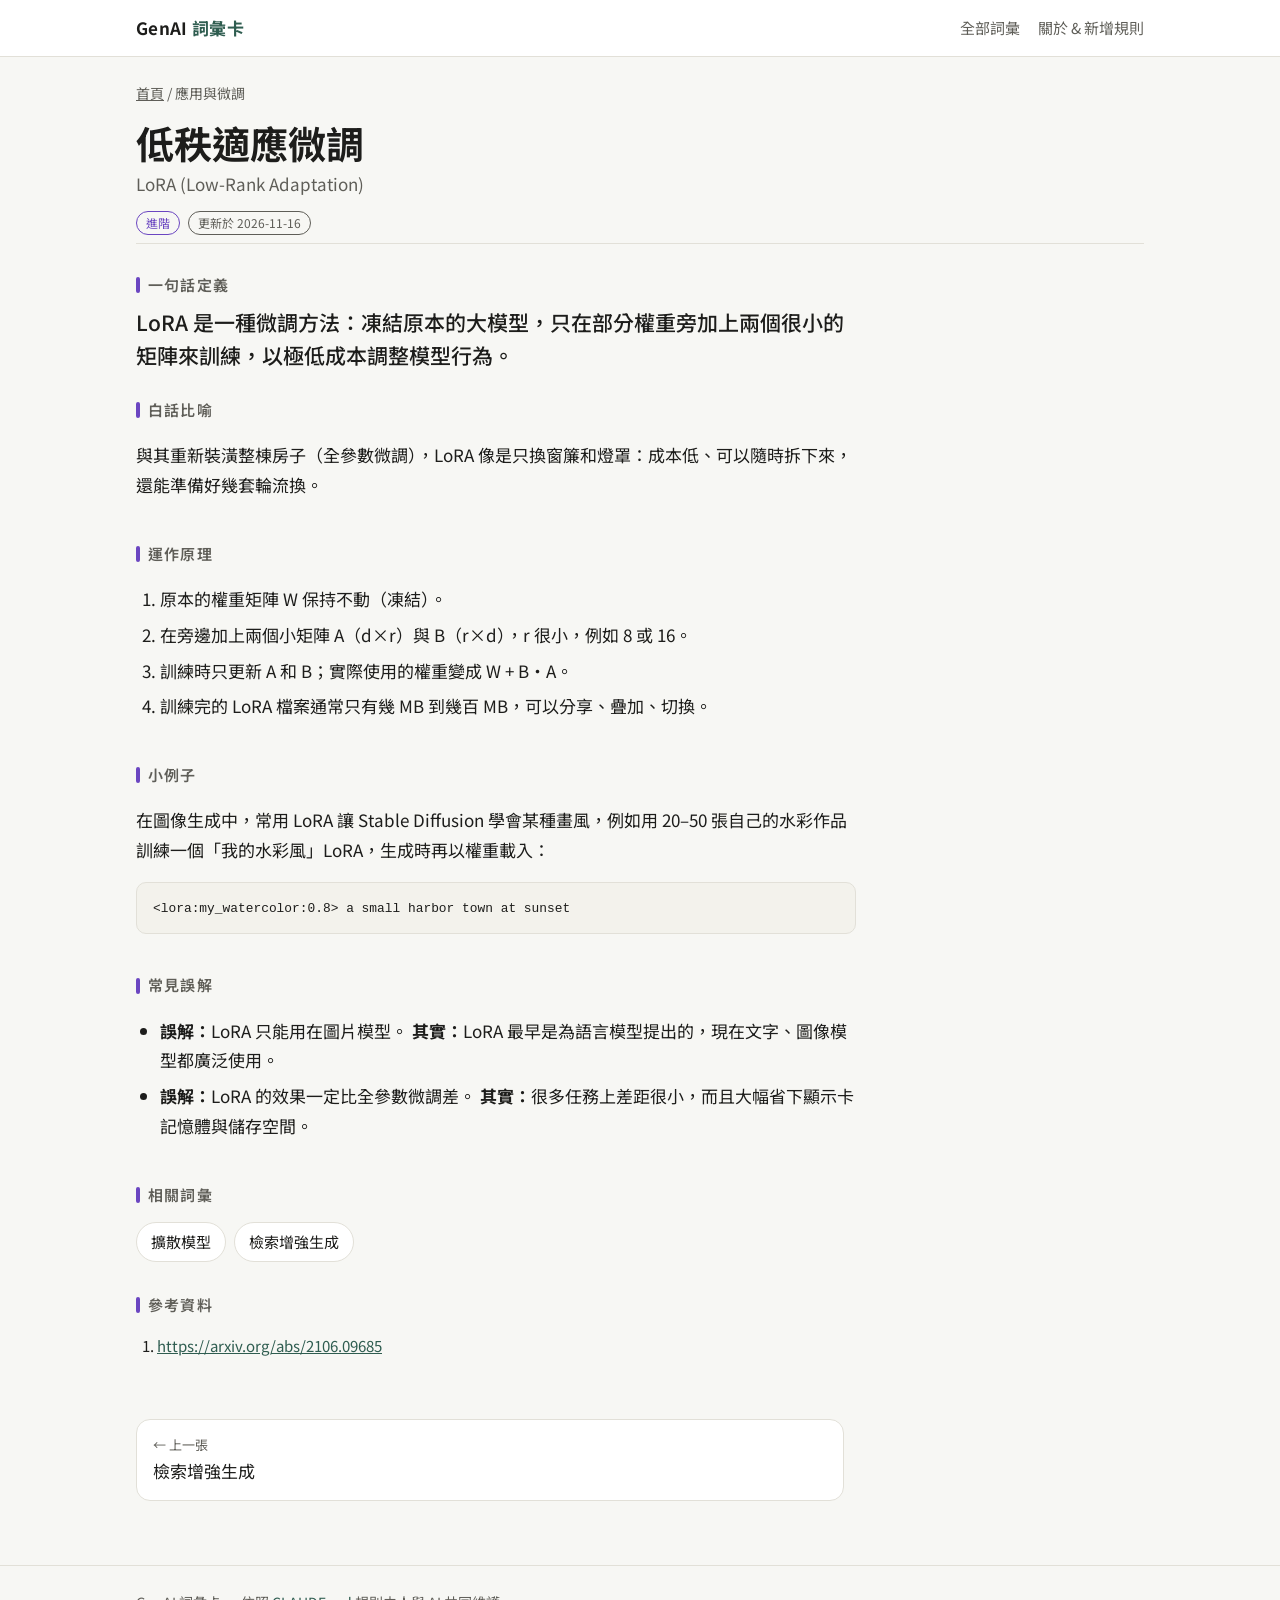
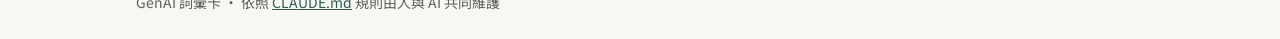
<file: terms/lora.html>
<!doctype html>
<html lang="zh-Hant">
<head>
  <meta charset="utf-8">
  <meta name="viewport" content="width=device-width, initial-scale=1">
  <title>低秩適應微調 · GenAI 詞彙卡</title>
  <meta name="description" content="只訓練一小組額外參數，就能讓大模型學會新風格或新任務。">
  <link rel="preconnect" href="https://fonts.googleapis.com">
  <link rel="preconnect" href="https://fonts.gstatic.com" crossorigin>
  <link href="https://fonts.googleapis.com/css2?family=Noto+Sans+TC:wght@400;500;700&display=swap" rel="stylesheet">
  <link rel="stylesheet" href="../assets/style.css">
</head>
<body data-slug="lora">
  <header class="site-header">
    <div class="wrap">
      <a class="brand" href="../index.html">GenAI <span>詞彙卡</span></a>
      <nav class="site-nav">
        <a href="../index.html">全部詞彙</a>
        <a href="../about.html">關於 & 新增規則</a>
      </nav>
    </div>
  </header>

  <main class="wrap">
    <nav class="crumbs"><a href="../index.html">首頁</a> / <span id="cat-badge">分類</span></nav>

    <header class="term-head">
      <h1>低秩適應微調</h1>
      <p class="en">LoRA (Low-Rank Adaptation)</p>
      <div class="meta">
        <span class="badge">進階</span>
        <span class="badge level" id="updated"></span>
      </div>
    </header>

    <article class="term">
      <section id="definition">
        <h2>一句話定義</h2>
        <p>LoRA 是一種微調方法：凍結原本的大模型，只在部分權重旁加上兩個很小的矩陣來訓練，以極低成本調整模型行為。</p>
      </section>

      <section id="analogy">
        <h2>白話比喻</h2>
        <p>與其重新裝潢整棟房子（全參數微調），LoRA 像是只換窗簾和燈罩：成本低、可以隨時拆下來，還能準備好幾套輪流換。</p>
      </section>

      <section id="how-it-works">
        <h2>運作原理</h2>
        <ol>
          <li>原本的權重矩陣 W 保持不動（凍結）。</li>
          <li>在旁邊加上兩個小矩陣 A（d×r）與 B（r×d），r 很小，例如 8 或 16。</li>
          <li>訓練時只更新 A 和 B；實際使用的權重變成 W + B·A。</li>
          <li>訓練完的 LoRA 檔案通常只有幾 MB 到幾百 MB，可以分享、疊加、切換。</li>
        </ol>
      </section>

      <section id="example">
        <h2>小例子</h2>
        <p>在圖像生成中，常用 LoRA 讓 Stable Diffusion 學會某種畫風，例如用 20–50 張自己的水彩作品訓練一個「我的水彩風」LoRA，生成時再以權重載入：</p>
        <pre><code>&lt;lora:my_watercolor:0.8&gt; a small harbor town at sunset</code></pre>
      </section>

      <section id="misconceptions">
        <h2>常見誤解</h2>
        <ul>
          <li><strong>誤解：</strong>LoRA 只能用在圖片模型。 <strong>其實：</strong>LoRA 最早是為語言模型提出的，現在文字、圖像模型都廣泛使用。</li>
          <li><strong>誤解：</strong>LoRA 的效果一定比全參數微調差。 <strong>其實：</strong>很多任務上差距很小，而且大幅省下顯示卡記憶體與儲存空間。</li>
        </ul>
      </section>

      <section id="related">
        <h2>相關詞彙</h2>
        <ul class="related-list"></ul>
      </section>

      <nav class="pager" id="pager"></nav>
    </article>
  </main>

  <footer class="site-footer">
    <div class="wrap">GenAI 詞彙卡 · 依照 <a href="../about.html">CLAUDE.md</a> 規則由人與 AI 共同維護</div>
  </footer>
  <script src="../assets/term.js"></script>
</body>
</html>
</file>
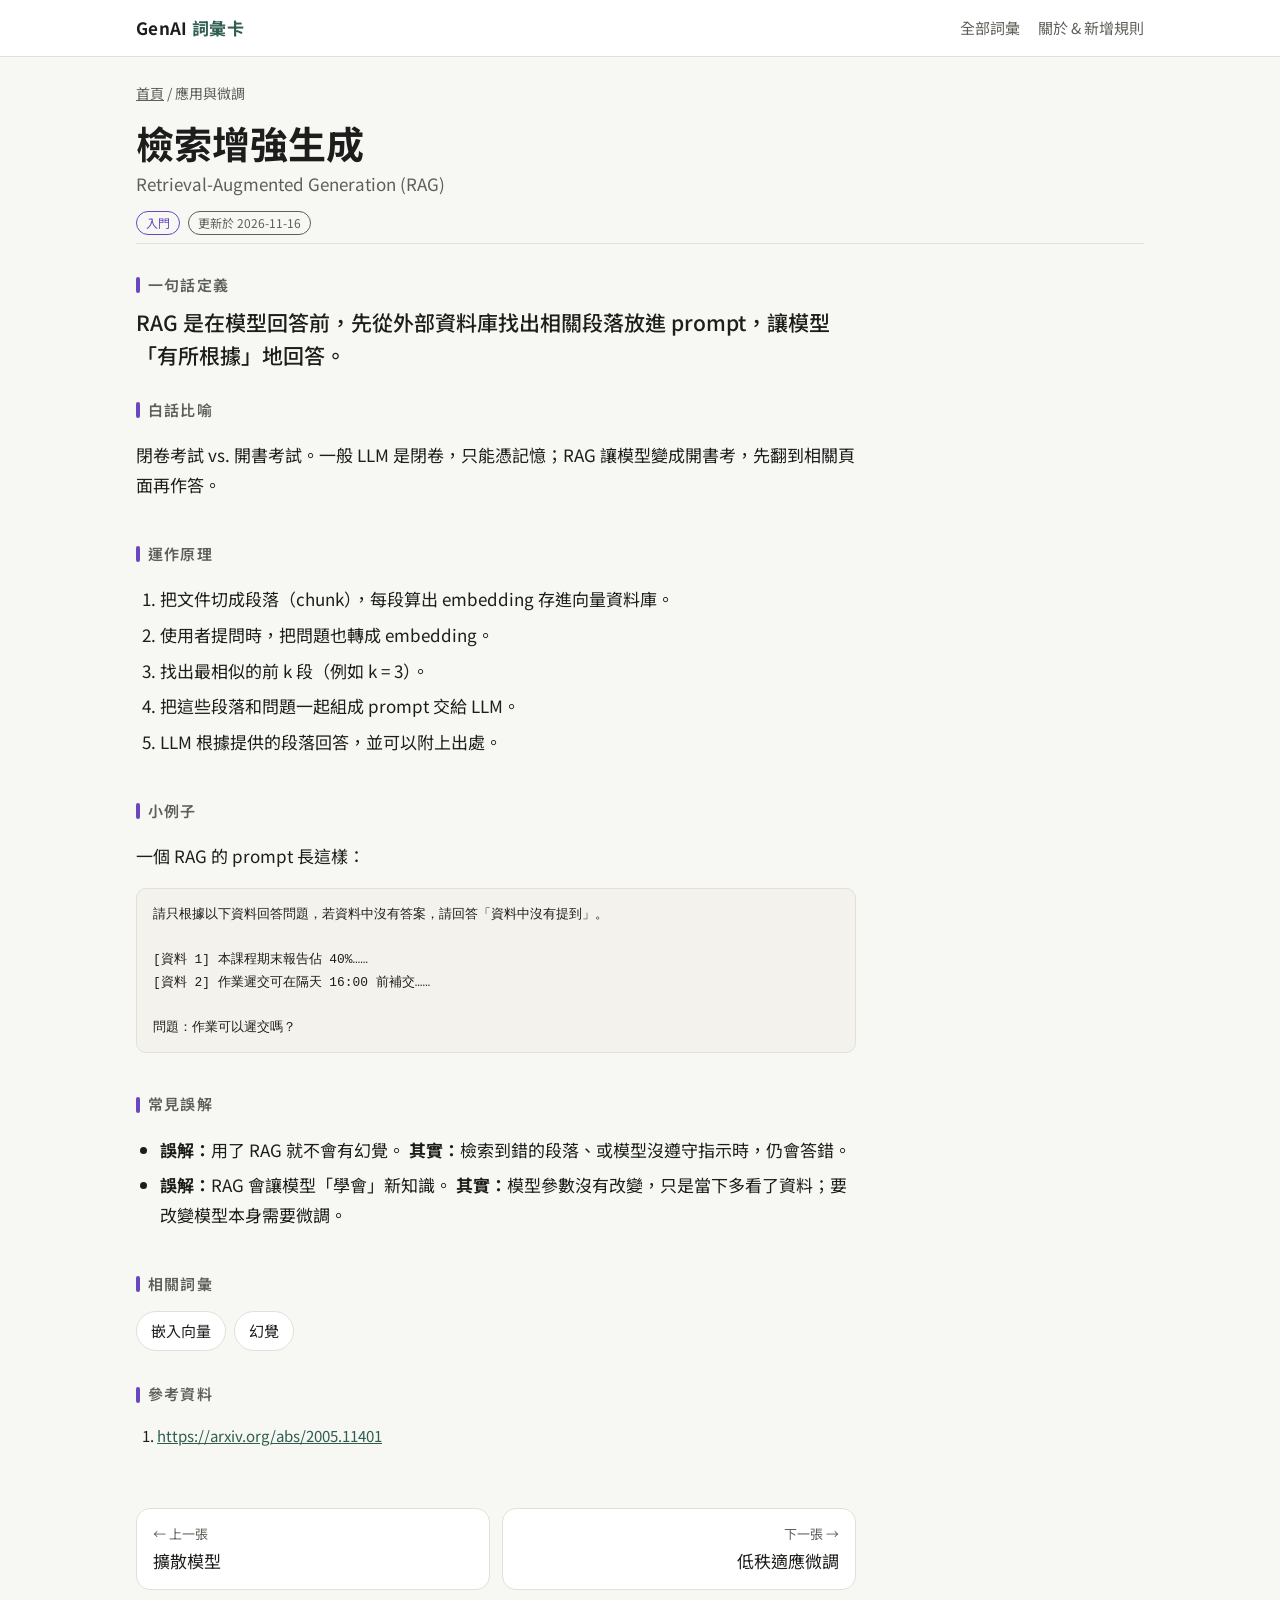
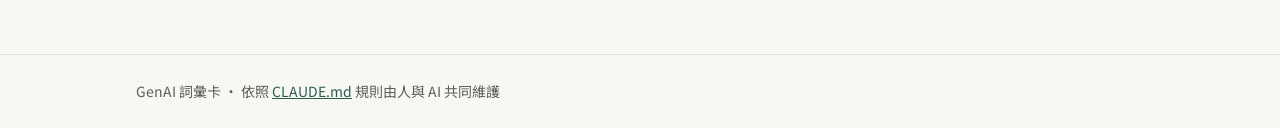
<file: terms/rag.html>
<!doctype html>
<html lang="zh-Hant">
<head>
  <meta charset="utf-8">
  <meta name="viewport" content="width=device-width, initial-scale=1">
  <title>檢索增強生成 · GenAI 詞彙卡</title>
  <meta name="description" content="先查資料、再讓模型根據查到的內容回答，降低幻覺。">
  <link rel="preconnect" href="https://fonts.googleapis.com">
  <link rel="preconnect" href="https://fonts.gstatic.com" crossorigin>
  <link href="https://fonts.googleapis.com/css2?family=Noto+Sans+TC:wght@400;500;700&display=swap" rel="stylesheet">
  <link rel="stylesheet" href="../assets/style.css">
</head>
<body data-slug="rag">
  <header class="site-header">
    <div class="wrap">
      <a class="brand" href="../index.html">GenAI <span>詞彙卡</span></a>
      <nav class="site-nav">
        <a href="../index.html">全部詞彙</a>
        <a href="../about.html">關於 & 新增規則</a>
      </nav>
    </div>
  </header>

  <main class="wrap">
    <nav class="crumbs"><a href="../index.html">首頁</a> / <span id="cat-badge">分類</span></nav>

    <header class="term-head">
      <h1>檢索增強生成</h1>
      <p class="en">Retrieval-Augmented Generation (RAG)</p>
      <div class="meta">
        <span class="badge">入門</span>
        <span class="badge level" id="updated"></span>
      </div>
    </header>

    <article class="term">
      <section id="definition">
        <h2>一句話定義</h2>
        <p>RAG 是在模型回答前，先從外部資料庫找出相關段落放進 prompt，讓模型「有所根據」地回答。</p>
      </section>

      <section id="analogy">
        <h2>白話比喻</h2>
        <p>閉卷考試 vs. 開書考試。一般 LLM 是閉卷，只能憑記憶；RAG 讓模型變成開書考，先翻到相關頁面再作答。</p>
      </section>

      <section id="how-it-works">
        <h2>運作原理</h2>
        <ol>
          <li>把文件切成段落（chunk），每段算出 embedding 存進向量資料庫。</li>
          <li>使用者提問時，把問題也轉成 embedding。</li>
          <li>找出最相似的前 k 段（例如 k = 3）。</li>
          <li>把這些段落和問題一起組成 prompt 交給 LLM。</li>
          <li>LLM 根據提供的段落回答，並可以附上出處。</li>
        </ol>
      </section>

      <section id="example">
        <h2>小例子</h2>
        <p>一個 RAG 的 prompt 長這樣：</p>
        <pre><code>請只根據以下資料回答問題，若資料中沒有答案，請回答「資料中沒有提到」。

[資料 1] 本課程期末報告佔 40%……
[資料 2] 作業遲交可在隔天 16:00 前補交……

問題：作業可以遲交嗎？</code></pre>
      </section>

      <section id="misconceptions">
        <h2>常見誤解</h2>
        <ul>
          <li><strong>誤解：</strong>用了 RAG 就不會有幻覺。 <strong>其實：</strong>檢索到錯的段落、或模型沒遵守指示時，仍會答錯。</li>
          <li><strong>誤解：</strong>RAG 會讓模型「學會」新知識。 <strong>其實：</strong>模型參數沒有改變，只是當下多看了資料；要改變模型本身需要微調。</li>
        </ul>
      </section>

      <section id="related">
        <h2>相關詞彙</h2>
        <ul class="related-list"></ul>
      </section>

      <nav class="pager" id="pager"></nav>
    </article>
  </main>

  <footer class="site-footer">
    <div class="wrap">GenAI 詞彙卡 · 依照 <a href="../about.html">CLAUDE.md</a> 規則由人與 AI 共同維護</div>
  </footer>
  <script src="../assets/term.js"></script>
</body>
</html>
</file>
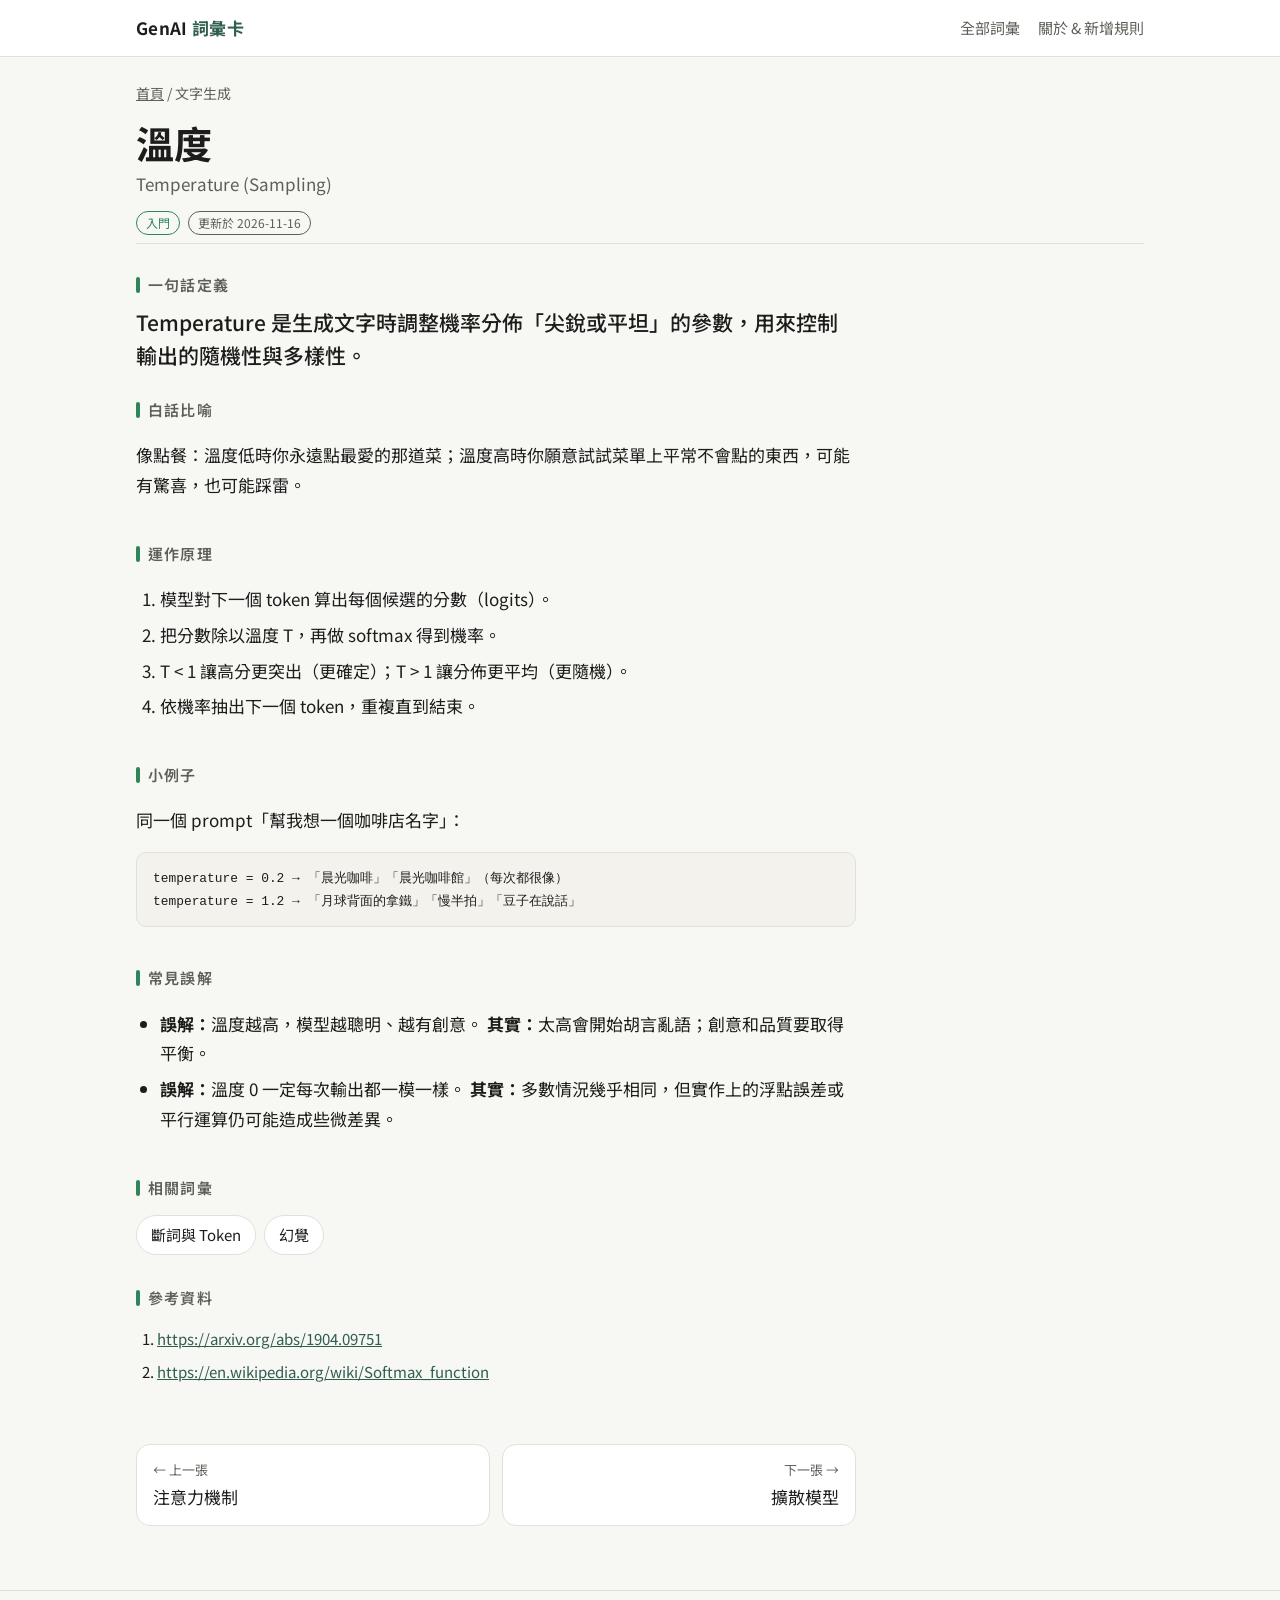
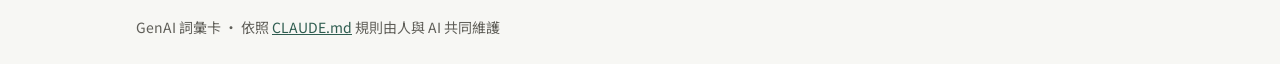
<file: terms/temperature.html>
<!doctype html>
<html lang="zh-Hant">
<head>
  <meta charset="utf-8">
  <meta name="viewport" content="width=device-width, initial-scale=1">
  <title>溫度 · GenAI 詞彙卡</title>
  <meta name="description" content="控制生成時的隨機程度：低溫穩定保守，高溫多變有創意。">
  <link rel="preconnect" href="https://fonts.googleapis.com">
  <link rel="preconnect" href="https://fonts.gstatic.com" crossorigin>
  <link href="https://fonts.googleapis.com/css2?family=Noto+Sans+TC:wght@400;500;700&display=swap" rel="stylesheet">
  <link rel="stylesheet" href="../assets/style.css">
</head>
<body data-slug="temperature">
  <header class="site-header">
    <div class="wrap">
      <a class="brand" href="../index.html">GenAI <span>詞彙卡</span></a>
      <nav class="site-nav">
        <a href="../index.html">全部詞彙</a>
        <a href="../about.html">關於 & 新增規則</a>
      </nav>
    </div>
  </header>

  <main class="wrap">
    <nav class="crumbs"><a href="../index.html">首頁</a> / <span id="cat-badge">分類</span></nav>

    <header class="term-head">
      <h1>溫度</h1>
      <p class="en">Temperature (Sampling)</p>
      <div class="meta">
        <span class="badge">入門</span>
        <span class="badge level" id="updated"></span>
      </div>
    </header>

    <article class="term">
      <section id="definition">
        <h2>一句話定義</h2>
        <p>Temperature 是生成文字時調整機率分佈「尖銳或平坦」的參數，用來控制輸出的隨機性與多樣性。</p>
      </section>

      <section id="analogy">
        <h2>白話比喻</h2>
        <p>像點餐：溫度低時你永遠點最愛的那道菜；溫度高時你願意試試菜單上平常不會點的東西，可能有驚喜，也可能踩雷。</p>
      </section>

      <section id="how-it-works">
        <h2>運作原理</h2>
        <ol>
          <li>模型對下一個 token 算出每個候選的分數（logits）。</li>
          <li>把分數除以溫度 T，再做 softmax 得到機率。</li>
          <li>T &lt; 1 讓高分更突出（更確定）；T &gt; 1 讓分佈更平均（更隨機）。</li>
          <li>依機率抽出下一個 token，重複直到結束。</li>
        </ol>
      </section>

      <section id="example">
        <h2>小例子</h2>
        <p>同一個 prompt「幫我想一個咖啡店名字」：</p>
        <pre><code>temperature = 0.2 → 「晨光咖啡」「晨光咖啡館」（每次都很像）
temperature = 1.2 → 「月球背面的拿鐵」「慢半拍」「豆子在說話」</code></pre>
      </section>

      <section id="misconceptions">
        <h2>常見誤解</h2>
        <ul>
          <li><strong>誤解：</strong>溫度越高，模型越聰明、越有創意。 <strong>其實：</strong>太高會開始胡言亂語；創意和品質要取得平衡。</li>
          <li><strong>誤解：</strong>溫度 0 一定每次輸出都一模一樣。 <strong>其實：</strong>多數情況幾乎相同，但實作上的浮點誤差或平行運算仍可能造成些微差異。</li>
        </ul>
      </section>

      <section id="related">
        <h2>相關詞彙</h2>
        <ul class="related-list"></ul>
      </section>

      <nav class="pager" id="pager"></nav>
    </article>
  </main>

  <footer class="site-footer">
    <div class="wrap">GenAI 詞彙卡 · 依照 <a href="../about.html">CLAUDE.md</a> 規則由人與 AI 共同維護</div>
  </footer>
  <script src="../assets/term.js"></script>
</body>
</html>
</file>
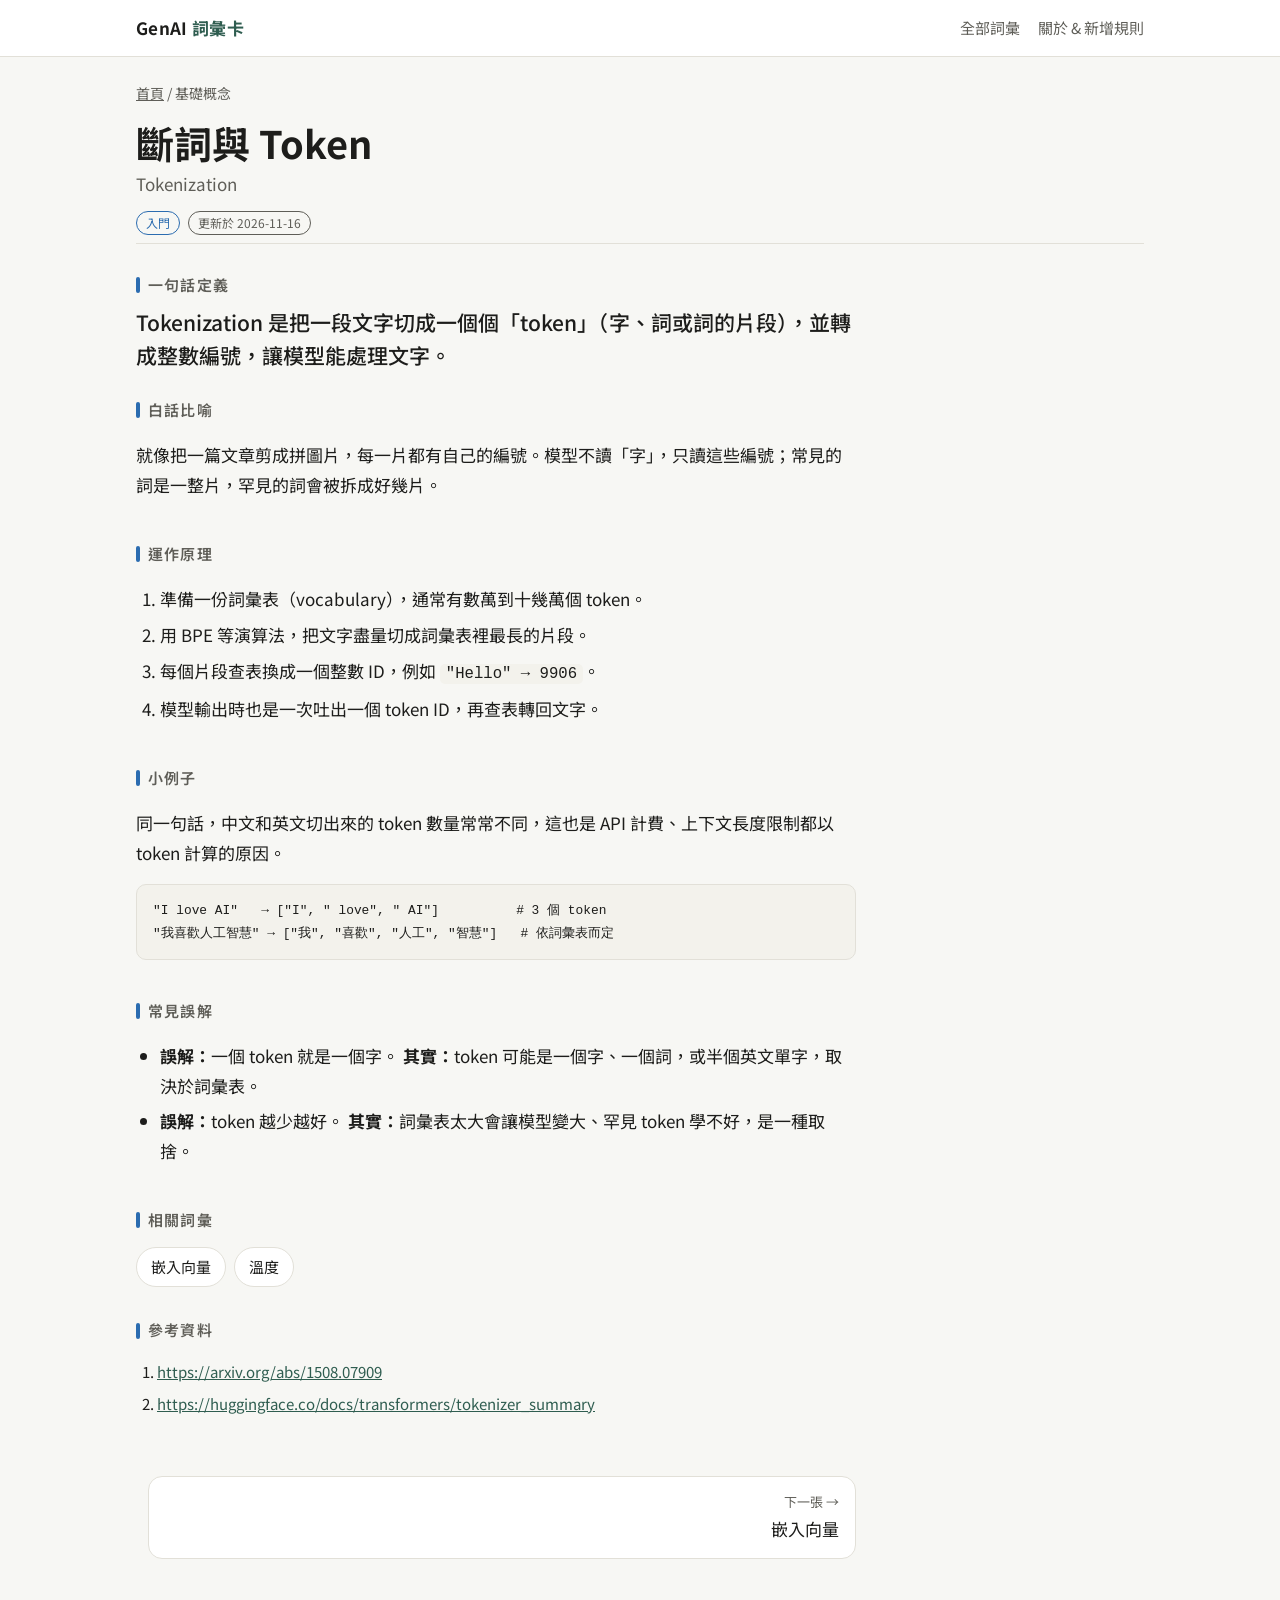
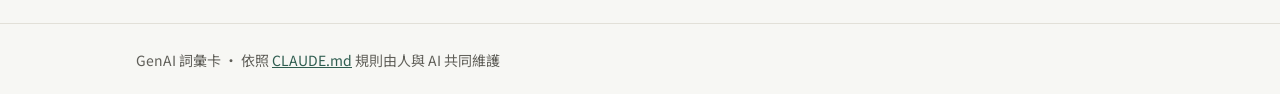
<file: terms/tokenization.html>
<!doctype html>
<html lang="zh-Hant">
<head>
  <meta charset="utf-8">
  <meta name="viewport" content="width=device-width, initial-scale=1">
  <title>斷詞與 Token · GenAI 詞彙卡</title>
  <meta name="description" content="把文字切成模型看得懂的小單位，再轉成數字編號。">
  <link rel="preconnect" href="https://fonts.googleapis.com">
  <link rel="preconnect" href="https://fonts.gstatic.com" crossorigin>
  <link href="https://fonts.googleapis.com/css2?family=Noto+Sans+TC:wght@400;500;700&display=swap" rel="stylesheet">
  <link rel="stylesheet" href="../assets/style.css">
</head>
<body data-slug="tokenization">
  <header class="site-header">
    <div class="wrap">
      <a class="brand" href="../index.html">GenAI <span>詞彙卡</span></a>
      <nav class="site-nav">
        <a href="../index.html">全部詞彙</a>
        <a href="../about.html">關於 & 新增規則</a>
      </nav>
    </div>
  </header>

  <main class="wrap">
    <nav class="crumbs"><a href="../index.html">首頁</a> / <span id="cat-badge">分類</span></nav>

    <header class="term-head">
      <h1>斷詞與 Token</h1>
      <p class="en">Tokenization</p>
      <div class="meta">
        <span class="badge">入門</span>
        <span class="badge level" id="updated"></span>
      </div>
    </header>

    <article class="term">
      <section id="definition">
        <h2>一句話定義</h2>
        <p>Tokenization 是把一段文字切成一個個「token」（字、詞或詞的片段），並轉成整數編號，讓模型能處理文字。</p>
      </section>

      <section id="analogy">
        <h2>白話比喻</h2>
        <p>就像把一篇文章剪成拼圖片，每一片都有自己的編號。模型不讀「字」，只讀這些編號；常見的詞是一整片，罕見的詞會被拆成好幾片。</p>
      </section>

      <section id="how-it-works">
        <h2>運作原理</h2>
        <ol>
          <li>準備一份詞彙表（vocabulary），通常有數萬到十幾萬個 token。</li>
          <li>用 BPE 等演算法，把文字盡量切成詞彙表裡最長的片段。</li>
          <li>每個片段查表換成一個整數 ID，例如 <code>"Hello" → 9906</code>。</li>
          <li>模型輸出時也是一次吐出一個 token ID，再查表轉回文字。</li>
        </ol>
      </section>

      <section id="example">
        <h2>小例子</h2>
        <p>同一句話，中文和英文切出來的 token 數量常常不同，這也是 API 計費、上下文長度限制都以 token 計算的原因。</p>
        <pre><code>"I love AI"   → ["I", " love", " AI"]          # 3 個 token
"我喜歡人工智慧" → ["我", "喜歡", "人工", "智慧"]   # 依詞彙表而定</code></pre>
      </section>

      <section id="misconceptions">
        <h2>常見誤解</h2>
        <ul>
          <li><strong>誤解：</strong>一個 token 就是一個字。 <strong>其實：</strong>token 可能是一個字、一個詞，或半個英文單字，取決於詞彙表。</li>
          <li><strong>誤解：</strong>token 越少越好。 <strong>其實：</strong>詞彙表太大會讓模型變大、罕見 token 學不好，是一種取捨。</li>
        </ul>
      </section>

      <section id="related">
        <h2>相關詞彙</h2>
        <ul class="related-list"></ul>
      </section>

      <nav class="pager" id="pager"></nav>
    </article>
  </main>

  <footer class="site-footer">
    <div class="wrap">GenAI 詞彙卡 · 依照 <a href="../about.html">CLAUDE.md</a> 規則由人與 AI 共同維護</div>
  </footer>
  <script src="../assets/term.js"></script>
</body>
</html>
</file>
<file: assets/style.css>
/* GenAI 詞彙卡 — 全站唯一樣式表。只用 :root 中的變數，勿在 HTML 寫 inline style。 */

:root {
  --bg: #f7f7f4;
  --surface: #ffffff;
  --surface-2: #f0efe9;
  --text: #1d1d1b;
  --muted: #5f5e58;
  --border: #e2e0d8;
  --accent: #2f5d50;
  --code-bg: #f3f2ec;

  --c-basic: #2b6cb0;
  --c-text: #2f855a;
  --c-image: #c05621;
  --c-video: #b83280;
  --c-apply: #6b46c1;

  --radius: 14px;
  --shadow: 0 1px 2px rgba(0,0,0,.04), 0 4px 16px rgba(0,0,0,.05);
  --max: 1040px;
  --font: "Noto Sans TC", system-ui, -apple-system, "PingFang TC", "Microsoft JhengHei", sans-serif;
  --mono: ui-monospace, SFMono-Regular, Menlo, Consolas, monospace;
}

@media (prefers-color-scheme: dark) {
  :root {
    --bg: #151614;
    --surface: #1e1f1c;
    --surface-2: #262724;
    --text: #ecebe6;
    --muted: #a3a29b;
    --border: #34352f;
    --accent: #7fc4ac;
    --code-bg: #262724;

    --c-basic: #63a4ec;
    --c-text: #5fc48d;
    --c-image: #f0965a;
    --c-video: #ee7fbf;
    --c-apply: #a98af0;

    --shadow: 0 1px 2px rgba(0,0,0,.3);
  }
}

* { box-sizing: border-box; }
html { -webkit-text-size-adjust: 100%; }
body {
  margin: 0;
  background: var(--bg);
  color: var(--text);
  font-family: var(--font);
  line-height: 1.75;
  font-size: 17px;
}
a { color: var(--accent); }
img { max-width: 100%; }

.wrap { max-width: var(--max); margin: 0 auto; padding: 0 16px; }

/* ---------- header / footer ---------- */
.site-header {
  border-bottom: 1px solid var(--border);
  background: var(--surface);
  position: sticky; top: 0; z-index: 10;
}
.site-header .wrap { display: flex; align-items: center; justify-content: space-between; height: 56px; gap: 12px; }
.brand { font-weight: 700; color: var(--text); text-decoration: none; letter-spacing: .02em; white-space: nowrap; }
.brand span { color: var(--accent); }
.site-nav { display: flex; gap: 18px; }
.site-nav a { color: var(--muted); text-decoration: none; font-size: 15px; }
.site-nav a:hover, .site-nav a[aria-current="page"] { color: var(--text); }

.site-footer { border-top: 1px solid var(--border); margin-top: 64px; padding: 24px 0; color: var(--muted); font-size: 14px; }

/* ---------- home ---------- */
.hero { padding: 48px 0 24px; }
.hero h1 { font-size: clamp(28px, 5vw, 40px); line-height: 1.3; margin: 0 0 8px; }
.hero p { color: var(--muted); margin: 0; max-width: 640px; }

.toolbar { display: flex; flex-wrap: wrap; gap: 12px; align-items: center; margin: 24px 0; }
.search-box { position: relative; flex: 1 1 260px; min-width: 0; }
.search {
  width: 100%;
  padding: 10px 14px; font: inherit; font-size: 16px;
  border: 1px solid var(--border); border-radius: 999px;
  background: var(--surface); color: var(--text);
}
.search:focus { outline: 2px solid var(--accent); outline-offset: 1px; }
.filters { display: flex; flex-wrap: wrap; gap: 8px; }
.chip {
  font: inherit; font-size: 14px; cursor: pointer;
  padding: 6px 14px; border-radius: 999px;
  border: 1px solid var(--border); background: var(--surface); color: var(--muted);
}
.chip[aria-pressed="true"] { background: var(--text); color: var(--bg); border-color: var(--text); }

.count { color: var(--muted); font-size: 14px; margin: 0 0 12px; }

.grid { display: grid; grid-template-columns: repeat(auto-fill, minmax(260px, 1fr)); gap: 16px; }
.card {
  display: flex; flex-direction: column; gap: 6px;
  padding: 18px 18px 16px; border-radius: var(--radius);
  background: var(--surface); border: 1px solid var(--border); box-shadow: var(--shadow);
  color: var(--text); text-decoration: none;
  border-top: 4px solid var(--cat, var(--accent));
  transition: transform .15s ease;
}
.card:hover { transform: translateY(-2px); }
.card h3 { margin: 0; font-size: 19px; }
.card .en { color: var(--muted); font-size: 13px; }
.card p { margin: 4px 0 0; font-size: 15px; color: var(--muted); line-height: 1.6; }
.card .meta { margin-top: auto; padding-top: 8px; display: flex; gap: 8px; }
.empty { color: var(--muted); padding: 32px 0; text-align: center; }

.cat-basic { --cat: var(--c-basic); }
.cat-text  { --cat: var(--c-text); }
.cat-image { --cat: var(--c-image); }
.cat-video { --cat: var(--c-video); }
.cat-apply { --cat: var(--c-apply); }

.badge {
  display: inline-block; font-size: 12px; line-height: 1; padding: 5px 9px; border-radius: 999px;
  color: var(--cat, var(--muted)); border: 1px solid currentColor; white-space: nowrap;
}
.badge.level { --cat: var(--muted); }

/* search suggestions */
.suggest {
  position: absolute; left: 0; right: 0; top: calc(100% + 6px); z-index: 20;
  list-style: none; margin: 0; padding: 6px;
  background: var(--surface); border: 1px solid var(--border); border-radius: var(--radius); box-shadow: var(--shadow);
  max-height: 60vh; overflow-y: auto;
}
.sg {
  display: grid; grid-template-columns: 1fr auto; column-gap: 10px;
  padding: 8px 12px; border-radius: 10px; text-decoration: none; color: var(--text);
  border-left: 3px solid var(--cat, var(--border));
}
.sg:hover { background: var(--surface-2); }
.sg-term { font-weight: 500; }
.sg-en { grid-column: 1; color: var(--muted); font-size: 13px; }
.sg-tag { grid-column: 2; grid-row: 1 / span 2; align-self: center; font-size: 12px; color: var(--muted); white-space: nowrap; }
.sg-want .sg-tag, .sg-free .sg-term { color: var(--accent); }

/* ---------- term page ---------- */
.crumbs { font-size: 14px; color: var(--muted); padding-top: 24px; }
.crumbs a { color: var(--muted); }
.term-head { padding: 12px 0 8px; border-bottom: 1px solid var(--border); margin-bottom: 8px; }
.term-head h1 { font-size: clamp(28px, 5vw, 38px); margin: 0; line-height: 1.3; }
.term-head .en { color: var(--muted); margin: 2px 0 12px; }
.term-head .meta { display: flex; gap: 8px; flex-wrap: wrap; }

.term { max-width: 720px; }
.term section { padding: 20px 0 4px; }
.term h2 {
  font-size: 15px; letter-spacing: .08em; color: var(--muted); font-weight: 600;
  margin: 0 0 8px; display: flex; align-items: center; gap: 8px;
}
.term h2::before { content: ""; width: 4px; height: 16px; border-radius: 2px; background: var(--cat, var(--accent)); }
.term #definition p { font-size: 21px; font-weight: 500; line-height: 1.6; margin: 0; }
.term ol, .term ul { padding-left: 1.4em; }
.term li { margin: 6px 0; }
.term .note {
  background: var(--surface-2); border-radius: 10px; padding: 12px 16px; font-size: 15px; color: var(--muted);
}
pre {
  background: var(--code-bg); border: 1px solid var(--border); border-radius: 10px;
  padding: 14px 16px; overflow-x: auto; font-size: 14px; line-height: 1.6;
}
code { font-family: var(--mono); font-size: .92em; }
:not(pre) > code { background: var(--code-bg); padding: 1px 6px; border-radius: 5px; }

.related-list { display: flex; flex-wrap: wrap; gap: 8px; list-style: none; padding: 0 !important; margin: 0; }
.related-list a {
  display: inline-block; padding: 6px 14px; border-radius: 999px; text-decoration: none;
  border: 1px solid var(--border); background: var(--surface); color: var(--text); font-size: 15px;
}
.related-list a:hover { border-color: var(--cat, var(--accent)); }

.sources { padding-left: 1.4em; font-size: 15px; word-break: break-all; }

.pager { display: flex; justify-content: space-between; gap: 12px; margin-top: 40px; }
.pager a {
  flex: 1; padding: 14px 16px; border-radius: var(--radius); border: 1px solid var(--border);
  background: var(--surface); text-decoration: none; color: var(--text); min-width: 0;
}
.pager a small { display: block; color: var(--muted); font-size: 13px; }
.pager .next { text-align: right; }

/* ---------- about ---------- */
.prose { max-width: 720px; }
.prose h2 { margin-top: 36px; }
.steps { counter-reset: s; list-style: none; padding: 0; }
.steps li { counter-increment: s; position: relative; padding-left: 44px; margin: 14px 0; }
.steps li::before {
  content: counter(s); position: absolute; left: 0; top: 2px;
  width: 30px; height: 30px; border-radius: 50%; display: grid; place-items: center;
  background: var(--accent); color: var(--bg); font-weight: 700; font-size: 14px;
}
table { border-collapse: collapse; width: 100%; font-size: 15px; display: block; overflow-x: auto; }
th, td { border-bottom: 1px solid var(--border); padding: 8px 10px; text-align: left; vertical-align: top; }
th { color: var(--muted); font-weight: 600; white-space: nowrap; }

@media (max-width: 520px) {
  body { font-size: 16px; }
  .site-nav { gap: 12px; }
  .pager { flex-direction: column; }
  .pager .next { text-align: left; }
}
</file>
